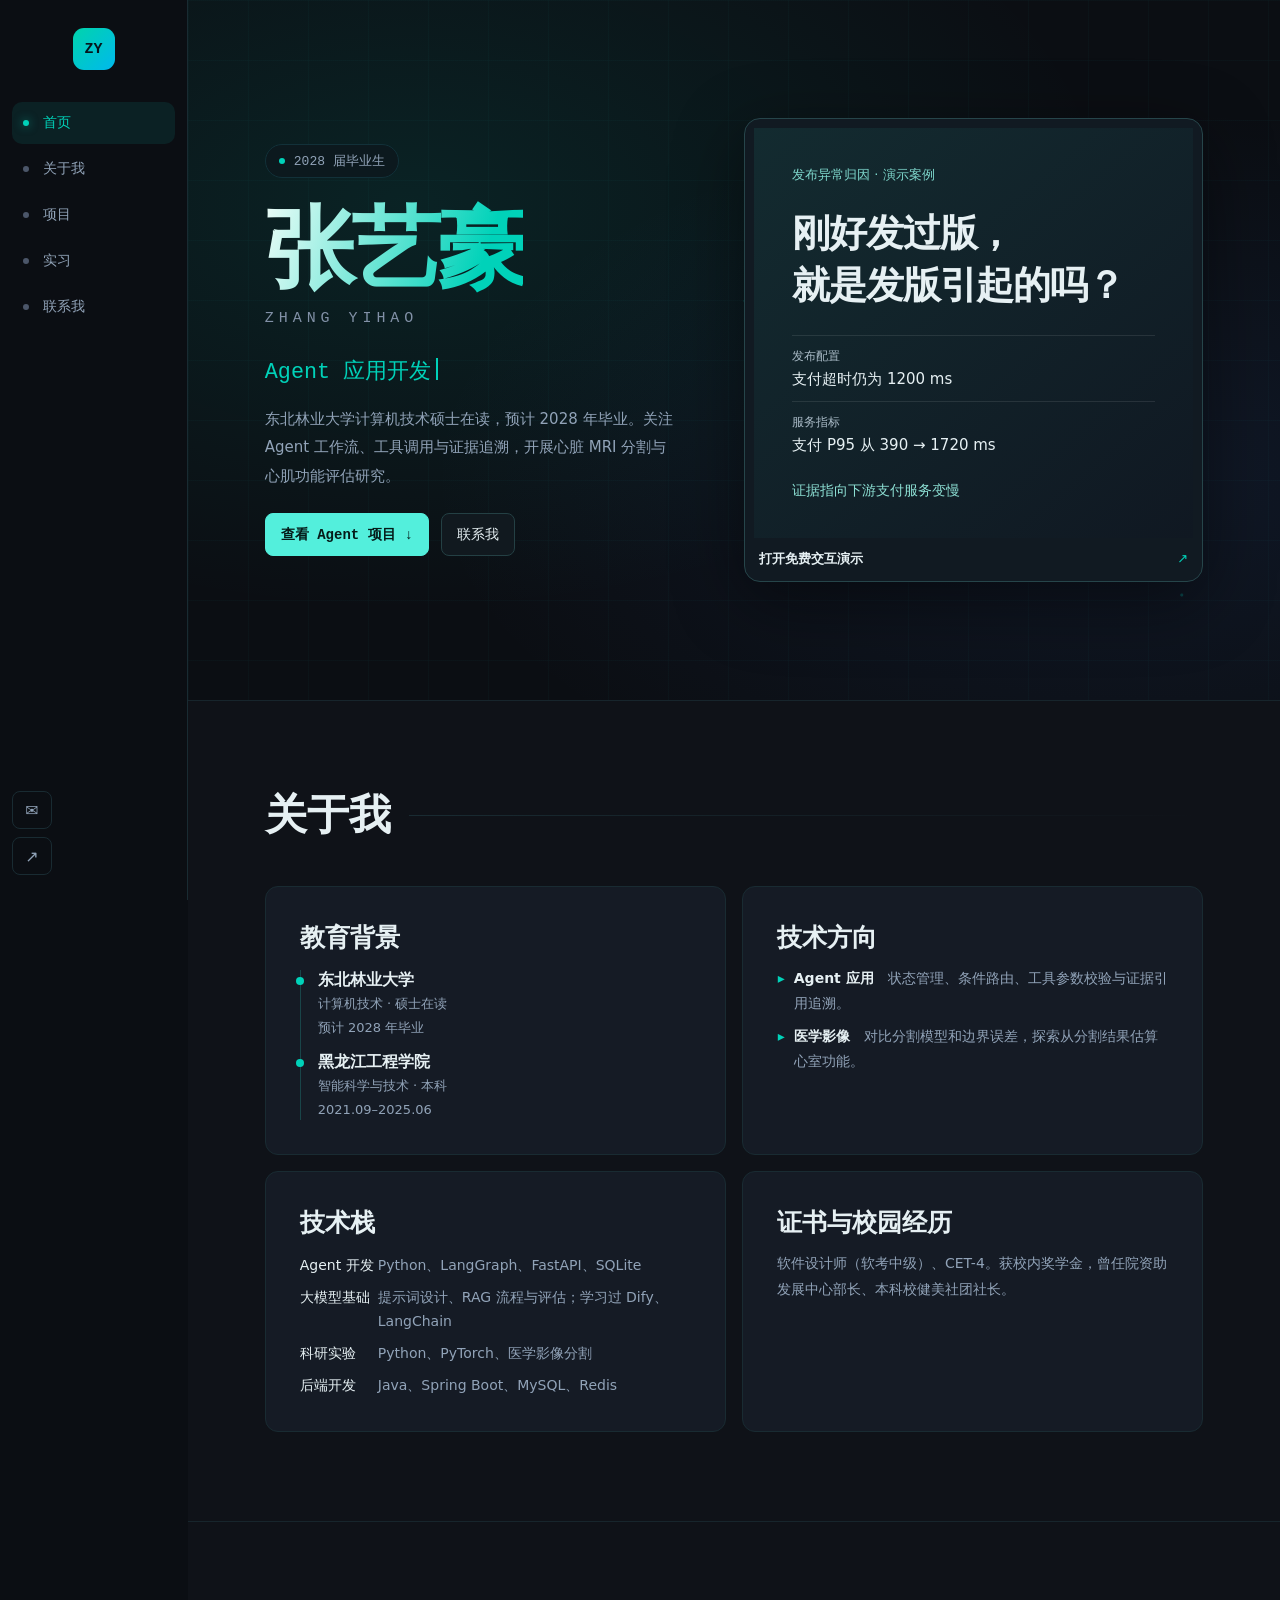
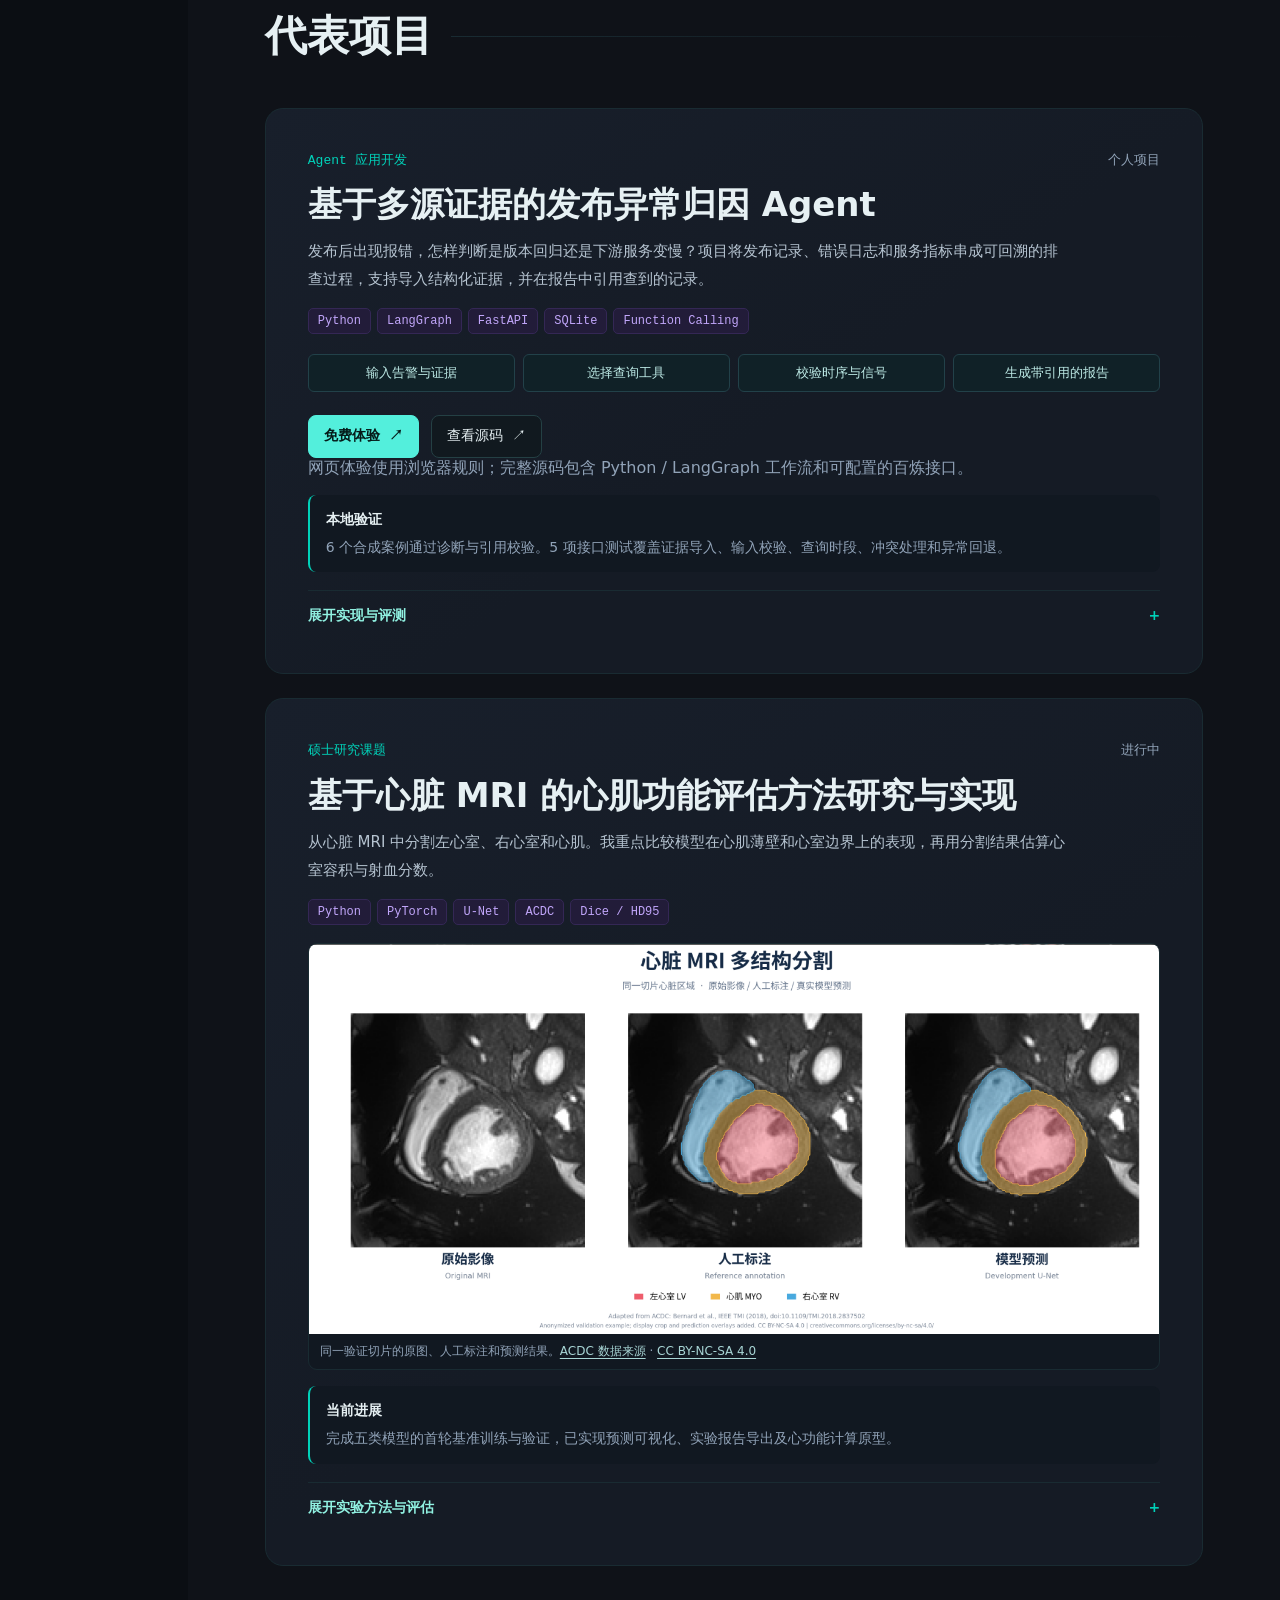
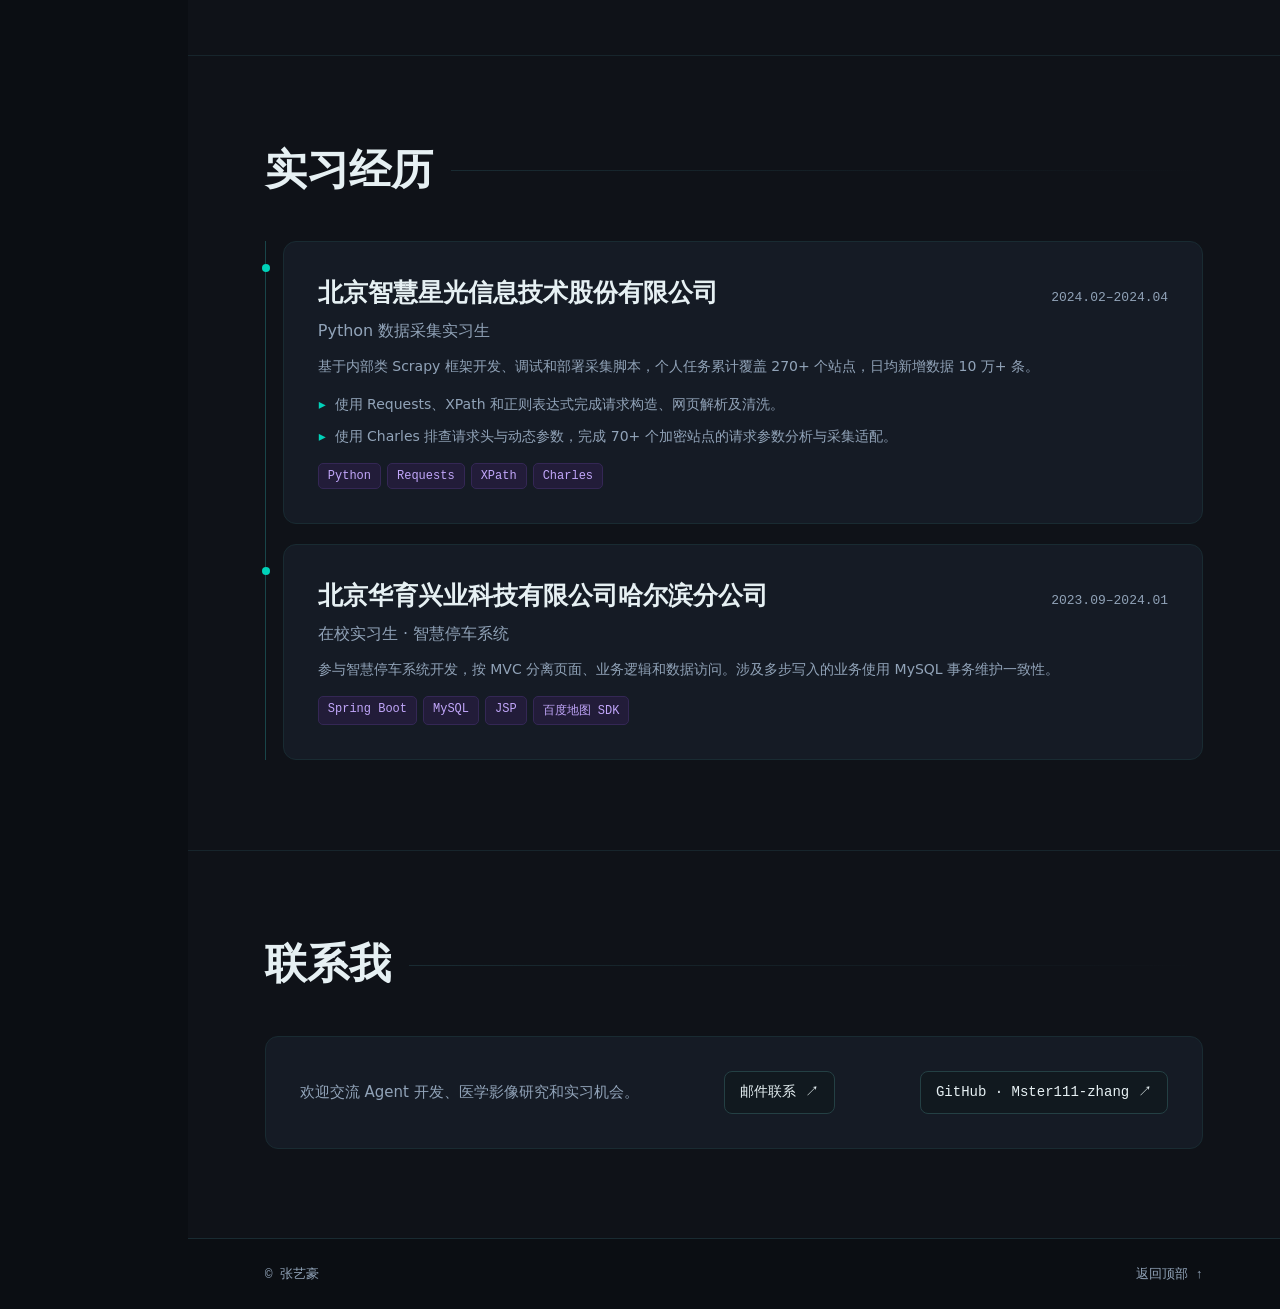
<file: index.html>
<!doctype html>
<html lang="zh-CN">
<head>
  <meta charset="utf-8">
  <meta name="viewport" content="width=device-width, initial-scale=1">
  <meta name="theme-color" content="#0b0e13">
  <meta name="description" content="张艺豪，东北林业大学计算机技术硕士在读，关注 Agent 应用开发与心脏 MRI 研究。">
  <title>张艺豪 · 个人作品集</title>
  <link rel="icon" type="image/png" sizes="32x32" href="favicon.png">
  <link rel="stylesheet" href="portfolio.css">
</head>
<body>
  <a class="skip" href="#main">跳到正文</a>
  <header class="sidebar">
    <a class="brand" href="#home" aria-label="张艺豪，返回首页">ZY</a>
    <nav aria-label="主导航">
      <a href="#home" title="首页" aria-current="location"><span>首页</span></a>
      <a href="#about" title="关于我"><span>关于我</span></a>
      <a href="#projects" title="项目"><span>项目</span></a>
      <a href="#experience" title="实习"><span>实习</span></a>
      <a href="#contact" title="联系我"><span>联系我</span></a>
    </nav>
    <div class="sidebar-links">
      <a href="#contact" aria-label="联系我" title="联系我">✉</a>
      <a href="https://github.com/Mster111-zhang" aria-label="GitHub" title="GitHub">↗</a>
    </div>
  </header>

  <main id="main">
    <section id="home" class="hero" aria-labelledby="name">
      <div class="shell hero-layout">
        <div class="hero-copy">
          <p class="status">2028 届毕业生</p>
          <h1 id="name">张艺豪</h1>
          <p class="roman-name" lang="en">ZHANG YIHAO</p>
          <p class="hero-line">
            <span class="sr-only">Agent 应用开发与心脏 MRI 研究</span>
            <span class="type-text" aria-hidden="true">Agent 应用开发</span><span class="type-caret" aria-hidden="true"></span>
          </p>
          <p class="hero-summary">东北林业大学计算机技术硕士在读，预计 2028 年毕业。关注 Agent 工作流、工具调用与证据追溯，开展心脏 MRI 分割与心肌功能评估研究。</p>
          <div class="hero-actions">
            <a class="outline primary" href="#agent-demo">查看 Agent 项目 <span aria-hidden="true">↓</span></a>
            <a class="outline" href="#contact">联系我</a>
          </div>
        </div>
        
        <a class="hero-preview" href="projects/release-triage/">
          <div class="agent-preview">
            <p class="preview-label">发布异常归因 · 演示案例</p>
            <h2>刚好发过版，<br>就是发版引起的吗？</h2>
            <div class="preview-evidence"><span>发布配置</span><strong>支付超时仍为 1200 ms</strong></div>
            <div class="preview-evidence"><span>服务指标</span><strong>支付 P95 从 390 → 1720 ms</strong></div>
            <p class="preview-conclusion">证据指向下游支付服务变慢</p>
          </div>
          <span><strong>打开免费交互演示</strong><span aria-hidden="true">↗</span></span>
        </a>
      </div>
    </section>

    <section id="about" class="section" aria-labelledby="about-title">
      <div class="shell">
        <h2 id="about-title" class="section-title">关于我</h2>
        <div class="about-grid">
          <article class="panel">
            <h3>教育背景</h3>
            <div class="timeline">
              <div class="education-item">
                <strong>东北林业大学</strong>
                <p>计算机技术 · 硕士在读</p>
                <p>预计 2028 年毕业</p>
              </div>
              <div class="education-item">
                <strong>黑龙江工程学院</strong>
                <p>智能科学与技术 · 本科</p>
                <p>2021.09–2025.06</p>
              </div>
            </div>
          </article>
          <article class="panel">
            <h3>技术方向</h3>
            <ul class="point-list">
              <li><strong>Agent 应用</strong>　状态管理、条件路由、工具参数校验与证据引用追溯。</li>
              <li><strong>医学影像</strong>　对比分割模型和边界误差，探索从分割结果估算心室功能。</li>
            </ul>
          </article>
          <article class="panel">
            <h3>技术栈</h3>
            <dl class="skill-groups">
              <div><dt>Agent 开发</dt><dd>Python、LangGraph、FastAPI、SQLite</dd></div>
              <div><dt>大模型基础</dt><dd>提示词设计、RAG 流程与评估；学习过 Dify、LangChain</dd></div>
              <div><dt>科研实验</dt><dd>Python、PyTorch、医学影像分割</dd></div>
              <div><dt>后端开发</dt><dd>Java、Spring Boot、MySQL、Redis</dd></div>
            </dl>
          </article>
          <article class="panel">
            <h3>证书与校园经历</h3>
            <p class="panel-copy">软件设计师（软考中级）、CET-4。获校内奖学金，曾任院资助发展中心部长、本科校健美社团社长。</p>
          </article>
        </div>
      </div>
    </section>

    <section id="projects" class="section" aria-labelledby="projects-title">
      <div class="shell">
        <h2 id="projects-title" class="section-title">代表项目</h2>
        <div class="project-stack">
          <article id="agent-demo" class="panel project">
            <header class="project-header"><p>Agent 应用开发</p><p>个人项目</p></header>
            <h3>基于多源证据的发布异常归因 Agent</h3>
            <p class="project-lead">发布后出现报错，怎样判断是版本回归还是下游服务变慢？项目将发布记录、错误日志和服务指标串成可回溯的排查过程，支持导入结构化证据，并在报告中引用查到的记录。</p>
            <div class="project-tags"><span>Python</span><span>LangGraph</span><span>FastAPI</span><span>SQLite</span><span>Function Calling</span></div>
            <ol class="flow" aria-label="排查工作流"><li>输入告警与证据</li><li>选择查询工具</li><li>校验时序与信号</li><li>生成带引用的报告</li></ol>
            <div class="hero-actions">
              <a class="outline primary" href="projects/release-triage/">免费体验 <span aria-hidden="true">↗</span></a>
              <a class="outline" href="https://github.com/Mster111-zhang/release-triage-agent">查看源码 <span aria-hidden="true">↗</span></a>
            </div>
            <p class="muted">网页体验使用浏览器规则；完整源码包含 Python / LangGraph 工作流和可配置的百炼接口。</p>
            <div class="project-outcome"><strong>本地验证</strong><span>6 个合成案例通过诊断与引用校验。5 项接口测试覆盖证据导入、输入校验、查询时段、冲突处理和异常回退。</span></div>
            <details class="project-details">
              <summary>展开实现与评测</summary>
              <ul class="point-list">
                <li>用 LangGraph 编排决策和查询节点；按来源和 UTC 时段执行参数化 SQLite 查询。</li>
                <li>校验导入证据与 Function Calling 参数，证据不足或存在冲突时返回待补充结论；在线调用失败时标记回退。</li>
                <li>对照“发现发布就归因发布”的基线，检查分类、引用与提前停止。评测成绩仅描述固定合成案例的表现。</li>
              </ul>
            </details>
          </article>

          <article id="cardiac-mri" class="panel project">
            <header class="project-header"><p>硕士研究课题</p><p>进行中</p></header>
            <h3>基于心脏 MRI 的心肌功能评估方法研究与实现</h3>
            <p class="project-lead">从心脏 MRI 中分割左心室、右心室和心肌。我重点比较模型在心肌薄壁和心室边界上的表现，再用分割结果估算心室容积与射血分数。</p>
            <div class="project-tags"><span>Python</span><span>PyTorch</span><span>U-Net</span><span>ACDC</span><span>Dice / HD95</span></div>
            <figure class="project-figure">
              <a href="assets/cardiac-mri-comparison.png" data-preview aria-label="放大心脏 MRI 分割对比图">
                <img src="assets/cardiac-mri-comparison.png" width="1405" height="645" loading="lazy" alt="同一心脏 MRI 切片的原始影像、人工标注与模型预测对比">
              </a>
              <figcaption>同一验证切片的原图、人工标注和预测结果。<a href="https://doi.org/10.1109/TMI.2018.2837502">ACDC 数据来源</a> · <a href="https://creativecommons.org/licenses/by-nc-sa/4.0/">CC BY-NC-SA 4.0</a></figcaption>
            </figure>
            <div class="project-outcome"><strong>当前进展</strong><span>完成五类模型的首轮基准训练与验证，已实现预测可视化、实验报告导出及心功能计算原型。</span></div>
            <details class="project-details">
              <summary>展开实验方法与评估</summary>
              <ul class="point-list">
                <li>统一影像预处理、空间几何对齐和患者级数据划分，用同一实验流程对比模型。</li>
                <li>围绕改良 U-Net 探索内容感知上采样与多尺度语义融合，开展结构筛选和模块对照。</li>
                <li>用 Dice、HD95 和逐病例误差评估分割，已开发心室容积与射血分数计算原型。</li>
                <li>后续计划参考 PULSE 提取 23 维指标，开展患者级五分类，并生成带异常标记的结构化报告。</li>
                <li>规划 M&amp;Ms-2、Sunnybrook 外部验证及 CAMUS 少样本适配。</li>
              </ul>
            </details>
          </article>
        </div>
      </div>
    </section>

    <section id="experience" class="section" aria-labelledby="experience-title">
      <div class="shell">
        <h2 id="experience-title" class="section-title">实习经历</h2>
        <div class="timeline experience-list">
          <article class="panel">
            <header class="project-header"><h3>北京智慧星光信息技术股份有限公司</h3><p>2024.02–2024.04</p></header>
            <p class="muted">Python 数据采集实习生</p>
            <p class="panel-copy">基于内部类 Scrapy 框架开发、调试和部署采集脚本，个人任务累计覆盖 270+ 个站点，日均新增数据 10 万+ 条。</p>
            <ul class="point-list"><li>使用 Requests、XPath 和正则表达式完成请求构造、网页解析及清洗。</li><li>使用 Charles 排查请求头与动态参数，完成 70+ 个加密站点的请求参数分析与采集适配。</li></ul>
            <div class="project-tags"><span>Python</span><span>Requests</span><span>XPath</span><span>Charles</span></div>
          </article>

          <article class="panel">
            <header class="project-header"><h3>北京华育兴业科技有限公司哈尔滨分公司</h3><p>2023.09–2024.01</p></header>
            <p class="muted">在校实习生 · 智慧停车系统</p>
            <p class="panel-copy">参与智慧停车系统开发，按 MVC 分离页面、业务逻辑和数据访问。涉及多步写入的业务使用 MySQL 事务维护一致性。</p>
            <div class="project-tags"><span>Spring Boot</span><span>MySQL</span><span>JSP</span><span>百度地图 SDK</span></div>
          </article>
        </div>
      </div>
    </section>

    <section id="contact" class="section" aria-labelledby="contact-title">
      <div class="shell">
        <h2 id="contact-title" class="section-title">联系我</h2>
        <div class="panel contact-panel">
          <p>欢迎交流 Agent 开发、医学影像研究和实习机会。</p>
          <a class="outline" href="mailto:zyh_20021010@163.com">邮件联系 <span aria-hidden="true">↗</span></a>
          <a class="outline" href="https://github.com/Mster111-zhang">GitHub · Mster111-zhang <span aria-hidden="true">↗</span></a>
        </div>
      </div>
    </section>

    <footer class="footer"><div class="shell"><span>© 张艺豪</span><a href="#home">返回顶部 ↑</a></div></footer>
  </main>

  <dialog class="image-preview" aria-labelledby="preview-title">
    <div class="preview-bar">
      <p id="preview-title">图片预览</p>
      <form method="dialog"><button class="outline" autofocus>关闭</button></form>
    </div>
    <img alt="">
  </dialog>

  <script>
    const links = [...document.querySelectorAll('.sidebar nav a')];
    const sections = links.map(link => document.querySelector(link.hash));
    let activeIndex = 0;
    let frame = 0;

    function highlightActiveSection() {
      frame = 0;
      const marker = window.innerHeight * 0.32;
      let index = 0;
      for (let i = 1; i < sections.length; i++) {
        if (sections[i].getBoundingClientRect().top <= marker) index = i;
      }
      if (window.scrollY + window.innerHeight >= document.documentElement.scrollHeight - 2) {
        index = sections.length - 1;
      }
      if (index !== activeIndex) {
        links[activeIndex].removeAttribute('aria-current');
        links[index].setAttribute('aria-current', 'location');
        activeIndex = index;
      }
    }

    function queueHighlight() {
      if (!frame) frame = requestAnimationFrame(highlightActiveSection);
    }

    addEventListener('scroll', queueHighlight, { passive: true });
    addEventListener('resize', queueHighlight);
    addEventListener('load', queueHighlight);
    highlightActiveSection();

    const preview = document.querySelector('.image-preview');
    const previewImage = preview.querySelector('img');
    const previewTitle = document.querySelector('#preview-title');
    for (const link of document.querySelectorAll('a[data-preview]')) {
      link.addEventListener('click', event => {
        if (event.ctrlKey || event.metaKey || event.shiftKey || event.altKey) return;
        event.preventDefault();
        const thumbnail = link.querySelector('img');
        previewImage.src = link.href;
        previewImage.alt = thumbnail.alt;
        previewTitle.textContent = link.getAttribute('aria-label').replace(/^放大/, '');
        preview.showModal();
      });
    }
    preview.addEventListener('click', event => {
      if (event.target === preview) preview.close();
    });

    const hero = document.querySelector('.hero');
    const typedText = document.querySelector('.type-text');
    const reducedMotion = matchMedia('(prefers-reduced-motion: reduce)');
    const directions = ['Agent 应用开发', '心脏 MRI 研究'];
    let heroVisible = true;
    let directionIndex = 0;
    let letterCount = directions[0].length;
    let deleting = true;
    let typingTimer;

    function typeDirection() {
      letterCount += deleting ? -1 : 1;
      typedText.textContent = directions[directionIndex].slice(0, letterCount);
      let delay = deleting ? 50 : 110;
      if (!deleting && letterCount === directions[directionIndex].length) {
        deleting = true;
        delay = 2200;
      } else if (deleting && letterCount === 0) {
        deleting = false;
        directionIndex = (directionIndex + 1) % directions.length;
        delay = 300;
      }
      typingTimer = setTimeout(typeDirection, delay);
    }

    function syncMotion() {
      clearTimeout(typingTimer);
      const active = heroVisible && !document.hidden && !reducedMotion.matches;
      hero.classList.toggle('is-animating', active);
      if (reducedMotion.matches) {
        typedText.textContent = directions.join(' / ');
        document.querySelectorAll('.reveal-pending').forEach(element => element.classList.remove('reveal-pending'));
      } else {
        typedText.textContent = directions[directionIndex].slice(0, letterCount);
        if (active) typingTimer = setTimeout(typeDirection, 1800);
      }
    }

    if ('IntersectionObserver' in window) {
      const heroObserver = new IntersectionObserver(entries => {
        heroVisible = entries[0].isIntersecting;
        syncMotion();
      });
      heroObserver.observe(hero);

      const revealObserver = new IntersectionObserver(entries => {
        for (const entry of entries) {
          if (entry.isIntersecting) {
            entry.target.classList.remove('reveal-pending');
            revealObserver.unobserve(entry.target);
          }
        }
      }, { rootMargin: '0px 0px -24px 0px' });
      if (!reducedMotion.matches) {
        for (const element of document.querySelectorAll('.section-title, .section .panel')) {
          if (element.getBoundingClientRect().top > innerHeight) {
            element.classList.add('reveal-item', 'reveal-pending');
            revealObserver.observe(element);
          }
        }
      }
    }
    document.addEventListener('visibilitychange', syncMotion);
    reducedMotion.addEventListener('change', syncMotion);
    syncMotion();
  </script>
</body>
</html>
</file>
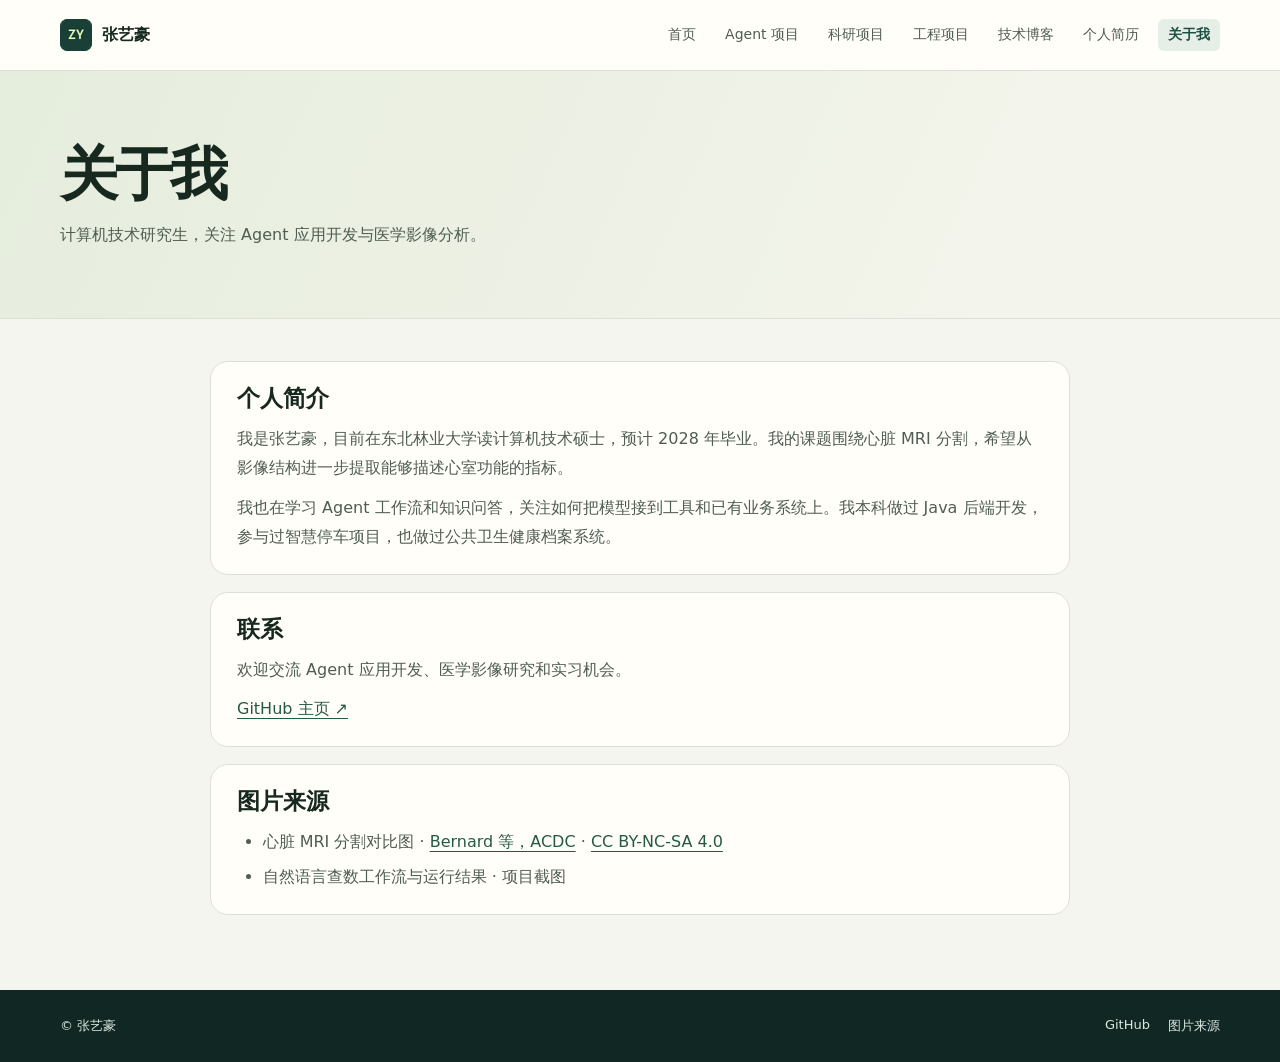
<file: about/index.html>
<!doctype html>
<html lang="zh-CN">
<head>
  <meta charset="utf-8">
  <meta name="viewport" content="width=device-width, initial-scale=1">
  <meta name="theme-color" content="#102724">
  <meta name="description" content="张艺豪的个人简介、GitHub 主页与图片来源。">
  <title>关于我 · 张艺豪</title>
  <link rel="icon" type="image/png" sizes="32x32" href="../favicon.png">
  <link rel="stylesheet" href="../style.css">
</head>
<body>
  <a class="skip" href="#main">跳到正文</a>
  <header class="topbar">
    <div class="shell header-inner">
      <a href="../index.html" class="brand" aria-label="张艺豪，返回首页">
        <img src="../favicon.png" width="32" height="32" alt="">
        <span>张艺豪</span>
      </a>
      <nav aria-label="主导航"><a href="../index.html">首页</a><a href="../projects/agent/index.html">Agent 项目</a><a href="../research/index.html">科研项目</a><a href="../projects/index.html">工程项目</a><a href="../blog/index.html">技术博客</a><a href="../resume/index.html">个人简历</a><a href="../about/index.html" aria-current="page">关于我</a></nav>
    </div>
  </header>
  <main id="main">
    <section class="page-lead"><div class="shell"><h1>关于我</h1><p>计算机技术研究生，关注 Agent 应用开发与医学影像分析。</p></div></section><div class="shell collection about-body">
  <section class="paper-panel"><h2>个人简介</h2>
    <p>我是张艺豪，目前在东北林业大学读计算机技术硕士，预计 2028 年毕业。我的课题围绕心脏 MRI 分割，希望从影像结构进一步提取能够描述心室功能的指标。</p>
    <p>我也在学习 Agent 工作流和知识问答，关注如何把模型接到工具和已有业务系统上。我本科做过 Java 后端开发，参与过智慧停车项目，也做过公共卫生健康档案系统。</p>
  </section>
  <section class="paper-panel"><h2>联系</h2>
    <p>欢迎交流 Agent 应用开发、医学影像研究和实习机会。</p>
    <p><a href="https://github.com/Mster111-zhang">GitHub 主页 ↗</a></p>
  </section>
  <section class="paper-panel" id="credits"><h2>图片来源</h2>
    <ul>
      <li>心脏 MRI 分割对比图 · <a href="https://doi.org/10.1109/TMI.2018.2837502">Bernard 等，ACDC</a> · <a href="https://creativecommons.org/licenses/by-nc-sa/4.0/">CC BY-NC-SA 4.0</a></li>
      <li>自然语言查数工作流与运行结果 · 项目截图</li>
    </ul>
  </section>
</div>
  </main>
  <footer id="contact" class="footer">
    <div class="shell footer-inner">
      <span>© 张艺豪</span>
      <div><a href="https://github.com/Mster111-zhang">GitHub</a><a href="../about/index.html#credits">图片来源</a></div>
    </div>
  </footer>
</body>
</html>
</file>
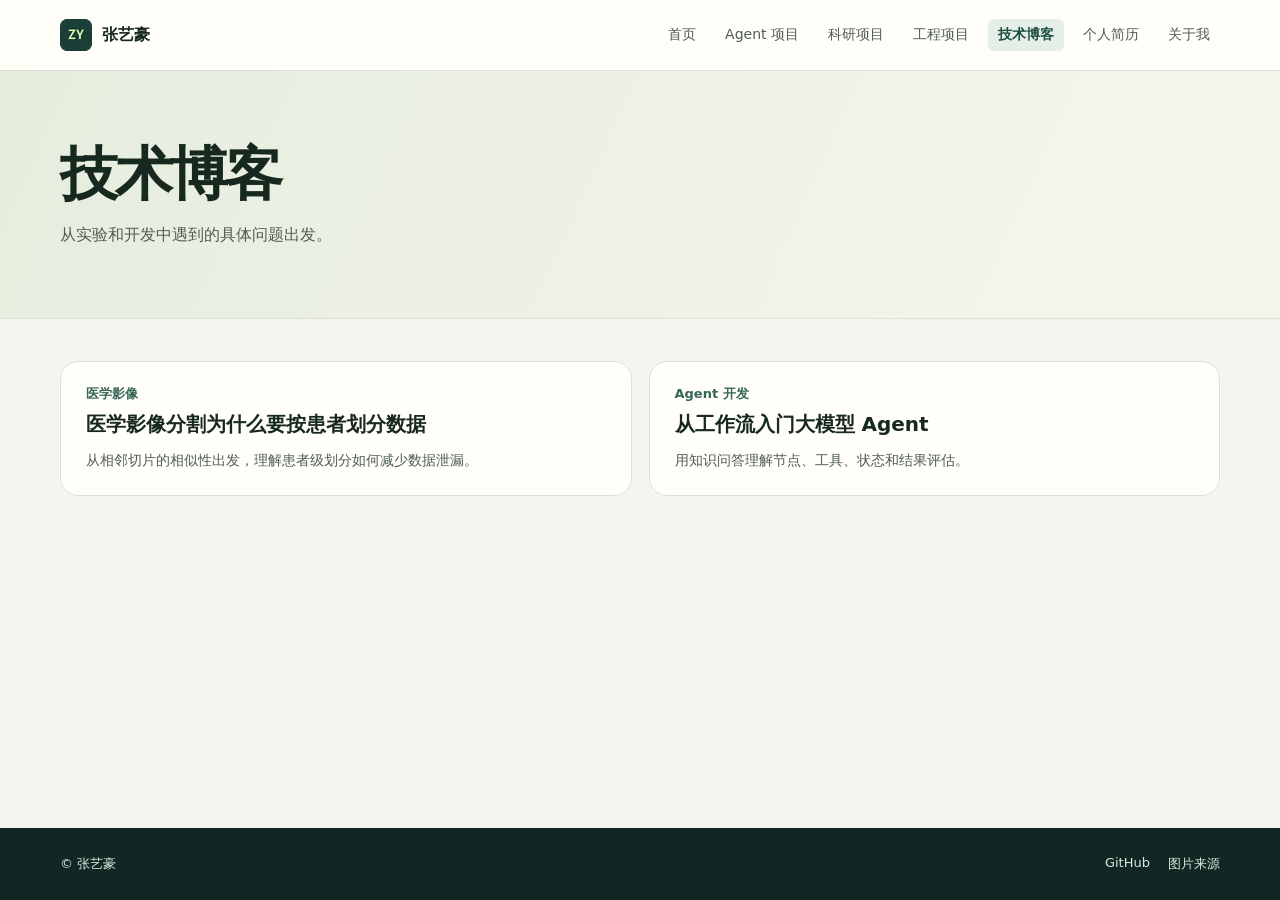
<file: blog/index.html>
<!doctype html>
<html lang="zh-CN">
<head>
  <meta charset="utf-8">
  <meta name="viewport" content="width=device-width, initial-scale=1">
  <meta name="theme-color" content="#102724">
  <meta name="description" content="医学影像与大模型 Agent 学习笔记。">
  <title>技术博客 · 张艺豪</title>
  <link rel="icon" type="image/png" sizes="32x32" href="../favicon.png">
  <link rel="stylesheet" href="../style.css">
</head>
<body>
  <a class="skip" href="#main">跳到正文</a>
  <header class="topbar">
    <div class="shell header-inner">
      <a href="../index.html" class="brand" aria-label="张艺豪，返回首页">
        <img src="../favicon.png" width="32" height="32" alt="">
        <span>张艺豪</span>
      </a>
      <nav aria-label="主导航"><a href="../index.html">首页</a><a href="../projects/agent/index.html">Agent 项目</a><a href="../research/index.html">科研项目</a><a href="../projects/index.html">工程项目</a><a href="../blog/index.html" aria-current="page">技术博客</a><a href="../resume/index.html">个人简历</a><a href="../about/index.html">关于我</a></nav>
    </div>
  </header>
  <main id="main">
    <section class="page-lead"><div class="shell"><h1>技术博客</h1><p>从实验和开发中遇到的具体问题出发。</p></div></section><div class="shell collection"><div class="note-list">
      <article><p class="metadata">医学影像</p>
        <h3><a href="../blog/patient-split/index.html">医学影像分割为什么要按患者划分数据</a></h3>
        <p>从相邻切片的相似性出发，理解患者级划分如何减少数据泄漏。</p>
      </article>
      <article><p class="metadata">Agent 开发</p>
        <h3><a href="../blog/agent-workflow/index.html">从工作流入门大模型 Agent</a></h3>
        <p>用知识问答理解节点、工具、状态和结果评估。</p>
      </article>
    </div></div>
  </main>
  <footer id="contact" class="footer">
    <div class="shell footer-inner">
      <span>© 张艺豪</span>
      <div><a href="https://github.com/Mster111-zhang">GitHub</a><a href="../about/index.html#credits">图片来源</a></div>
    </div>
  </footer>
</body>
</html>
</file>
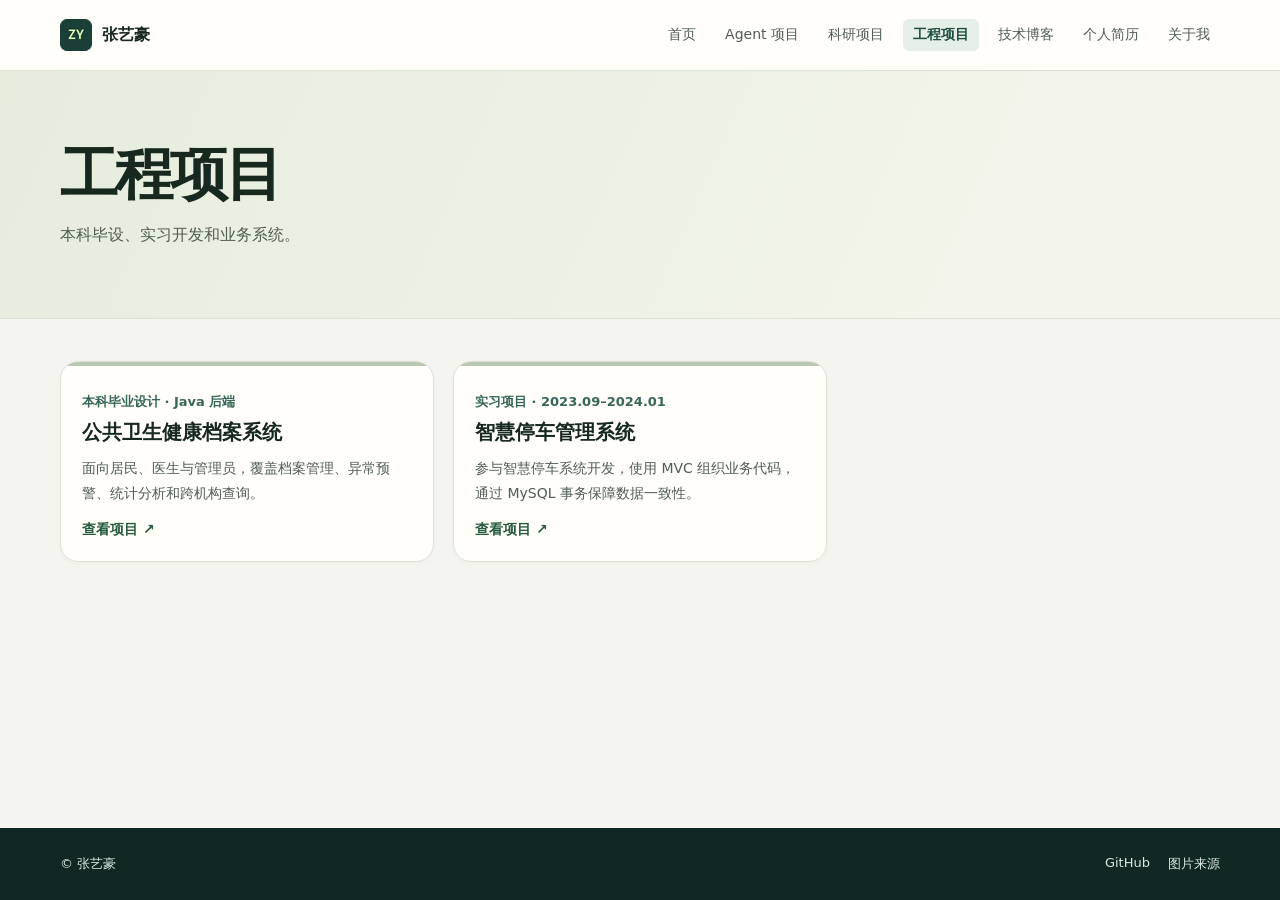
<file: projects/index.html>
<!doctype html>
<html lang="zh-CN">
<head>
  <meta charset="utf-8">
  <meta name="viewport" content="width=device-width, initial-scale=1">
  <meta name="theme-color" content="#102724">
  <meta name="description" content="本科毕设、实习开发和 Java 后端项目。">
  <title>工程项目 · 张艺豪</title>
  <link rel="icon" type="image/png" sizes="32x32" href="../favicon.png">
  <link rel="stylesheet" href="../style.css">
</head>
<body>
  <a class="skip" href="#main">跳到正文</a>
  <header class="topbar">
    <div class="shell header-inner">
      <a href="../index.html" class="brand" aria-label="张艺豪，返回首页">
        <img src="../favicon.png" width="32" height="32" alt="">
        <span>张艺豪</span>
      </a>
      <nav aria-label="主导航"><a href="../index.html">首页</a><a href="../projects/agent/index.html">Agent 项目</a><a href="../research/index.html">科研项目</a><a href="../projects/index.html" aria-current="page">工程项目</a><a href="../blog/index.html">技术博客</a><a href="../resume/index.html">个人简历</a><a href="../about/index.html">关于我</a></nav>
    </div>
  </header>
  <main id="main">
    <section class="page-lead"><div class="shell"><h1>工程项目</h1><p>本科毕设、实习开发和业务系统。</p></div></section><div class="shell collection"><div class="card-grid"><article class="card">
      
      <div class="card-content">
        <p class="metadata">本科毕业设计 · Java 后端</p>
        <h3><a href="../projects/health-records/index.html">公共卫生健康档案系统</a></h3>
        <p>面向居民、医生与管理员，覆盖档案管理、异常预警、统计分析和跨机构查询。</p>
        <a class="text-link" href="../projects/health-records/index.html" aria-label="查看项目：公共卫生健康档案系统">查看项目 <span aria-hidden="true">↗</span></a>
      </div>
    </article><article class="card">
      
      <div class="card-content">
        <p class="metadata">实习项目 · 2023.09–2024.01</p>
        <h3><a href="../projects/smart-parking/index.html">智慧停车管理系统</a></h3>
        <p>参与智慧停车系统开发，使用 MVC 组织业务代码，通过 MySQL 事务保障数据一致性。</p>
        <a class="text-link" href="../projects/smart-parking/index.html" aria-label="查看项目：智慧停车管理系统">查看项目 <span aria-hidden="true">↗</span></a>
      </div>
    </article></div></div>
  </main>
  <footer id="contact" class="footer">
    <div class="shell footer-inner">
      <span>© 张艺豪</span>
      <div><a href="https://github.com/Mster111-zhang">GitHub</a><a href="../about/index.html#credits">图片来源</a></div>
    </div>
  </footer>
</body>
</html>
</file>
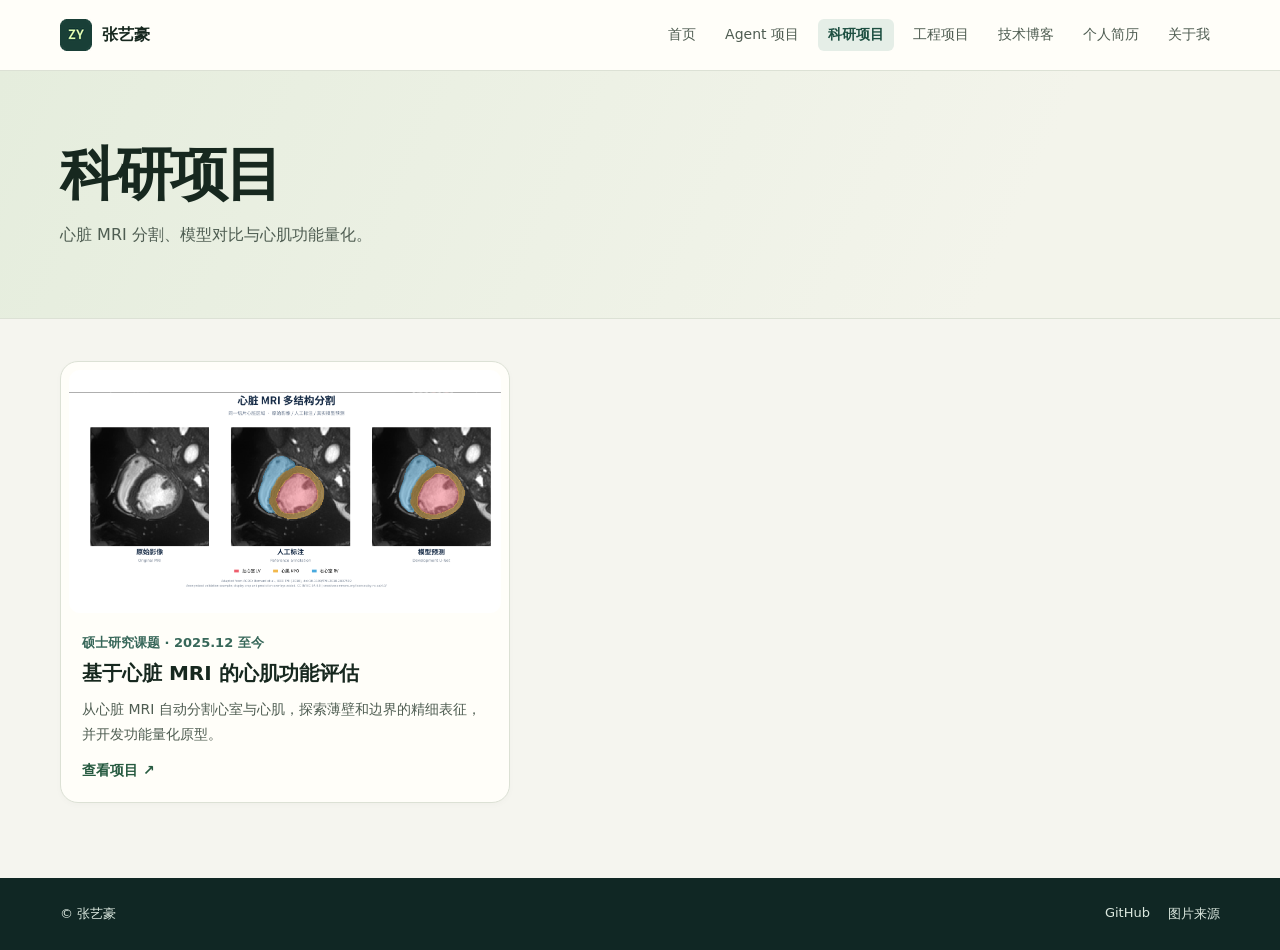
<file: research/index.html>
<!doctype html>
<html lang="zh-CN">
<head>
  <meta charset="utf-8">
  <meta name="viewport" content="width=device-width, initial-scale=1">
  <meta name="theme-color" content="#102724">
  <meta name="description" content="心脏 MRI 分割与心肌功能评估。">
  <title>科研项目 · 张艺豪</title>
  <link rel="icon" type="image/png" sizes="32x32" href="../favicon.png">
  <link rel="stylesheet" href="../style.css">
</head>
<body>
  <a class="skip" href="#main">跳到正文</a>
  <header class="topbar">
    <div class="shell header-inner">
      <a href="../index.html" class="brand" aria-label="张艺豪，返回首页">
        <img src="../favicon.png" width="32" height="32" alt="">
        <span>张艺豪</span>
      </a>
      <nav aria-label="主导航"><a href="../index.html">首页</a><a href="../projects/agent/index.html">Agent 项目</a><a href="../research/index.html" aria-current="page">科研项目</a><a href="../projects/index.html">工程项目</a><a href="../blog/index.html">技术博客</a><a href="../resume/index.html">个人简历</a><a href="../about/index.html">关于我</a></nav>
    </div>
  </header>
  <main id="main">
    <section class="page-lead"><div class="shell"><h1>科研项目</h1><p>心脏 MRI 分割、模型对比与心肌功能量化。</p></div></section><div class="shell collection"><div class="card-grid one"><article class="card">
      <a class="card-image" href="../research/cardiac-mri/index.html" tabindex="-1" aria-hidden="true">
        <img src="../assets/cardiac-mri-comparison.png" alt="" loading="lazy" decoding="async"></a>
      <div class="card-content">
        <p class="metadata">硕士研究课题 · 2025.12 至今</p>
        <h3><a href="../research/cardiac-mri/index.html">基于心脏 MRI 的心肌功能评估</a></h3>
        <p>从心脏 MRI 自动分割心室与心肌，探索薄壁和边界的精细表征，并开发功能量化原型。</p>
        <a class="text-link" href="../research/cardiac-mri/index.html" aria-label="查看项目：基于心脏 MRI 的心肌功能评估">查看项目 <span aria-hidden="true">↗</span></a>
      </div>
    </article></div></div>
  </main>
  <footer id="contact" class="footer">
    <div class="shell footer-inner">
      <span>© 张艺豪</span>
      <div><a href="https://github.com/Mster111-zhang">GitHub</a><a href="../about/index.html#credits">图片来源</a></div>
    </div>
  </footer>
</body>
</html>
</file>
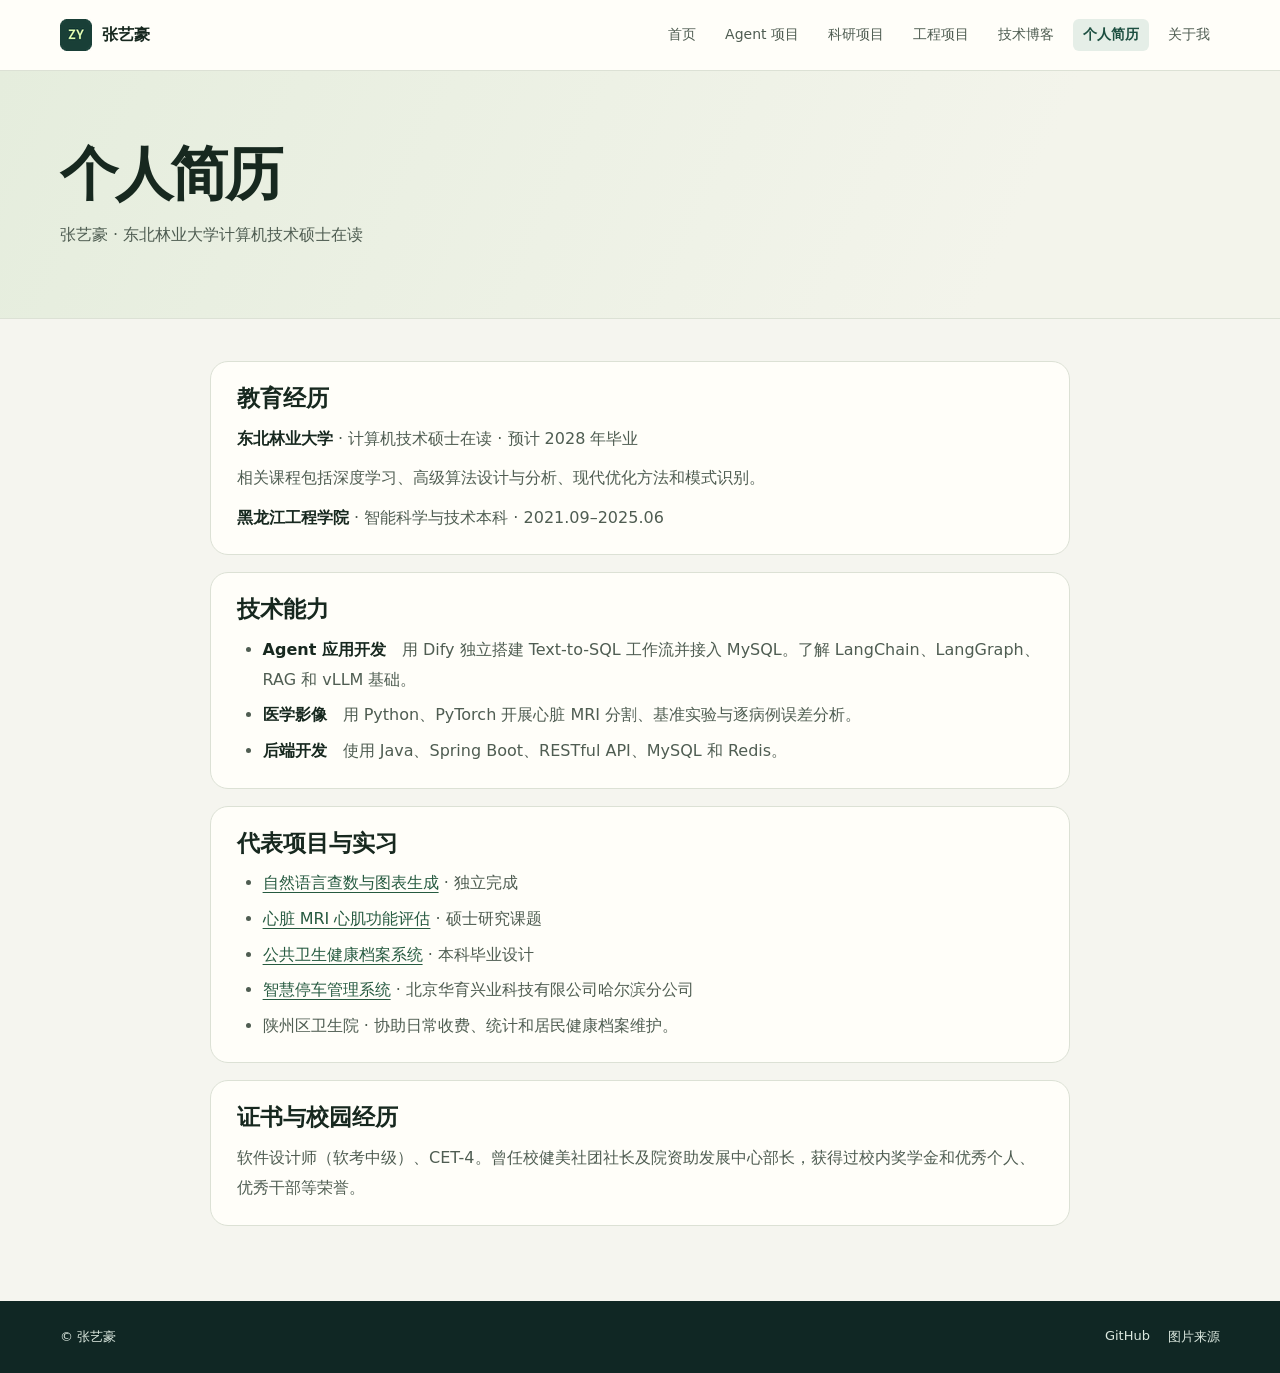
<file: resume/index.html>
<!doctype html>
<html lang="zh-CN">
<head>
  <meta charset="utf-8">
  <meta name="viewport" content="width=device-width, initial-scale=1">
  <meta name="theme-color" content="#102724">
  <meta name="description" content="张艺豪的教育、项目、技能与实习经历。">
  <title>个人简历 · 张艺豪</title>
  <link rel="icon" type="image/png" sizes="32x32" href="../favicon.png">
  <link rel="stylesheet" href="../style.css">
</head>
<body>
  <a class="skip" href="#main">跳到正文</a>
  <header class="topbar">
    <div class="shell header-inner">
      <a href="../index.html" class="brand" aria-label="张艺豪，返回首页">
        <img src="../favicon.png" width="32" height="32" alt="">
        <span>张艺豪</span>
      </a>
      <nav aria-label="主导航"><a href="../index.html">首页</a><a href="../projects/agent/index.html">Agent 项目</a><a href="../research/index.html">科研项目</a><a href="../projects/index.html">工程项目</a><a href="../blog/index.html">技术博客</a><a href="../resume/index.html" aria-current="page">个人简历</a><a href="../about/index.html">关于我</a></nav>
    </div>
  </header>
  <main id="main">
    <section class="page-lead"><div class="shell"><h1>个人简历</h1><p>张艺豪 · 东北林业大学计算机技术硕士在读</p></div></section><div class="shell collection resume-body">
  <section class="paper-panel"><h2>教育经历</h2>
    <p><strong>东北林业大学</strong> · 计算机技术硕士在读 · 预计 2028 年毕业</p>
    <p>相关课程包括深度学习、高级算法设计与分析、现代优化方法和模式识别。</p>
    <p><strong>黑龙江工程学院</strong> · 智能科学与技术本科 · 2021.09–2025.06</p>
  </section>
  <section class="paper-panel"><h2>技术能力</h2>
    <ul><li><strong>Agent 应用开发</strong>　用 Dify 独立搭建 Text-to-SQL 工作流并接入 MySQL。了解 LangChain、LangGraph、RAG 和 vLLM 基础。</li>
    <li><strong>医学影像</strong>　用 Python、PyTorch 开展心脏 MRI 分割、基准实验与逐病例误差分析。</li>
    <li><strong>后端开发</strong>　使用 Java、Spring Boot、RESTful API、MySQL 和 Redis。</li></ul>
  </section>
  <section class="paper-panel"><h2>代表项目与实习</h2>
    <ul><li><a href="../projects/agent/text-to-sql/index.html">自然语言查数与图表生成</a> · 独立完成</li>
    <li><a href="../research/cardiac-mri/index.html">心脏 MRI 心肌功能评估</a> · 硕士研究课题</li>
    <li><a href="../projects/health-records/index.html">公共卫生健康档案系统</a> · 本科毕业设计</li>
    <li><a href="../projects/smart-parking/index.html">智慧停车管理系统</a> · 北京华育兴业科技有限公司哈尔滨分公司</li>
    <li>陕州区卫生院 · 协助日常收费、统计和居民健康档案维护。</li></ul>
  </section>
  <section class="paper-panel"><h2>证书与校园经历</h2>
    <p>软件设计师（软考中级）、CET-4。曾任校健美社团社长及院资助发展中心部长，获得过校内奖学金和优秀个人、优秀干部等荣誉。</p>
  </section>
</div>
  </main>
  <footer id="contact" class="footer">
    <div class="shell footer-inner">
      <span>© 张艺豪</span>
      <div><a href="https://github.com/Mster111-zhang">GitHub</a><a href="../about/index.html#credits">图片来源</a></div>
    </div>
  </footer>
</body>
</html>
</file>
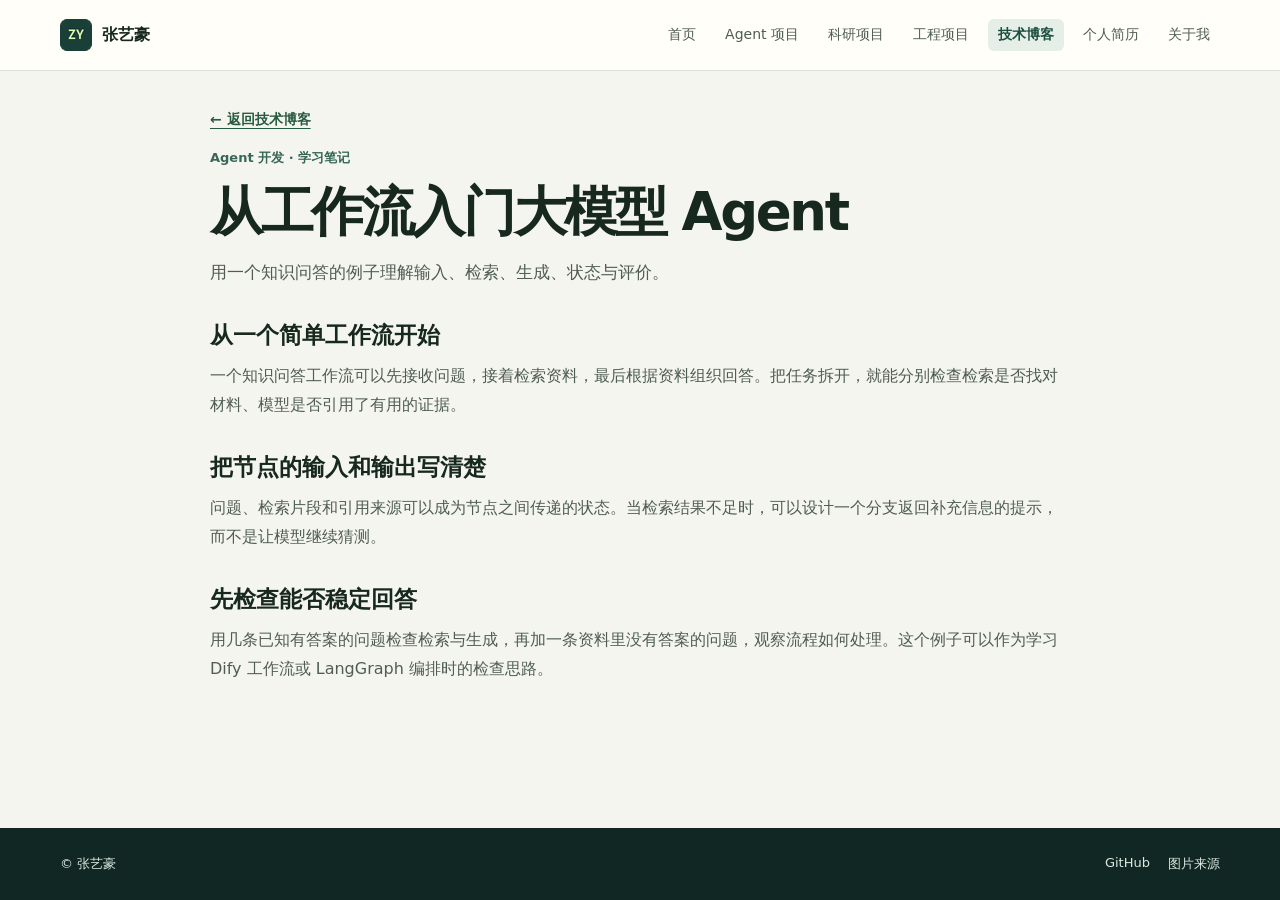
<file: blog/agent-workflow/index.html>
<!doctype html>
<html lang="zh-CN">
<head>
  <meta charset="utf-8">
  <meta name="viewport" content="width=device-width, initial-scale=1">
  <meta name="theme-color" content="#102724">
  <meta name="description" content="用一个知识问答的例子理解输入、检索、生成、状态与评价。">
  <title>从工作流入门大模型 Agent · 张艺豪</title>
  <link rel="icon" type="image/png" sizes="32x32" href="../../favicon.png">
  <link rel="stylesheet" href="../../style.css">
</head>
<body>
  <a class="skip" href="#main">跳到正文</a>
  <header class="topbar">
    <div class="shell header-inner">
      <a href="../../index.html" class="brand" aria-label="张艺豪，返回首页">
        <img src="../../favicon.png" width="32" height="32" alt="">
        <span>张艺豪</span>
      </a>
      <nav aria-label="主导航"><a href="../../index.html">首页</a><a href="../../projects/agent/index.html">Agent 项目</a><a href="../../research/index.html">科研项目</a><a href="../../projects/index.html">工程项目</a><a href="../../blog/index.html" aria-current="page">技术博客</a><a href="../../resume/index.html">个人简历</a><a href="../../about/index.html">关于我</a></nav>
    </div>
  </header>
  <main id="main">
    <article class="shell article-shell">
      <div class="article-heading">
        <a class="back" href="../../blog/index.html">← 返回技术博客</a>
        <p class="metadata">Agent 开发 · 学习笔记</p>
        <h1>从工作流入门大模型 Agent</h1>
        <p class="dek">用一个知识问答的例子理解输入、检索、生成、状态与评价。</p>
      </div>
      <div class="prose"><h2>从一个简单工作流开始</h2><p>一个知识问答工作流可以先接收问题，接着检索资料，最后根据资料组织回答。把任务拆开，就能分别检查检索是否找对材料、模型是否引用了有用的证据。</p><h2>把节点的输入和输出写清楚</h2><p>问题、检索片段和引用来源可以成为节点之间传递的状态。当检索结果不足时，可以设计一个分支返回补充信息的提示，而不是让模型继续猜测。</p><h2>先检查能否稳定回答</h2><p>用几条已知有答案的问题检查检索与生成，再加一条资料里没有答案的问题，观察流程如何处理。这个例子可以作为学习 Dify 工作流或 LangGraph 编排时的检查思路。</p></div>
    </article>
  </main>
  <footer id="contact" class="footer">
    <div class="shell footer-inner">
      <span>© 张艺豪</span>
      <div><a href="https://github.com/Mster111-zhang">GitHub</a><a href="../../about/index.html#credits">图片来源</a></div>
    </div>
  </footer>
</body>
</html>
</file>
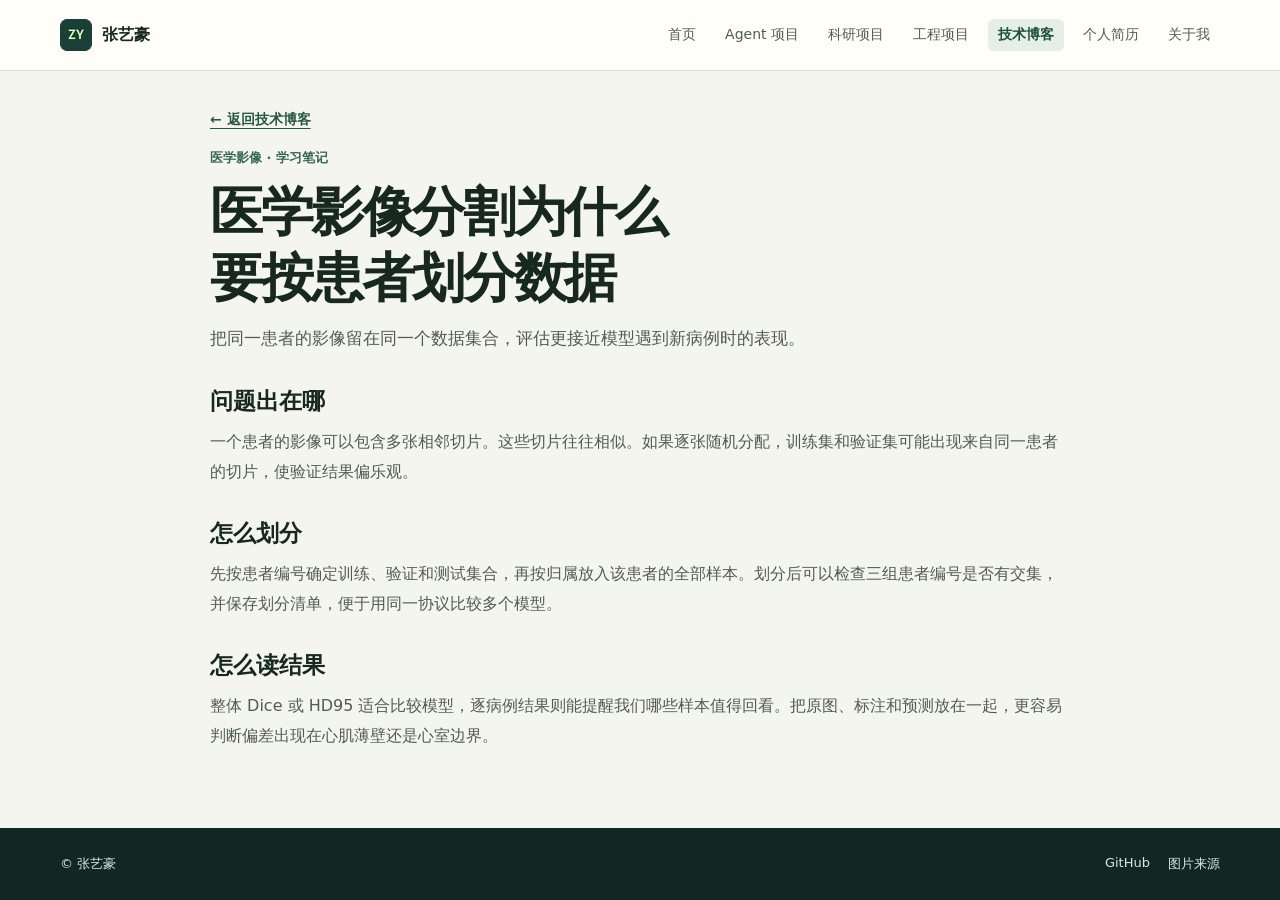
<file: blog/patient-split/index.html>
<!doctype html>
<html lang="zh-CN">
<head>
  <meta charset="utf-8">
  <meta name="viewport" content="width=device-width, initial-scale=1">
  <meta name="theme-color" content="#102724">
  <meta name="description" content="把同一患者的影像留在同一个数据集合，评估更接近模型遇到新病例时的表现。">
  <title>医学影像分割为什么要按患者划分数据 · 张艺豪</title>
  <link rel="icon" type="image/png" sizes="32x32" href="../../favicon.png">
  <link rel="stylesheet" href="../../style.css">
</head>
<body>
  <a class="skip" href="#main">跳到正文</a>
  <header class="topbar">
    <div class="shell header-inner">
      <a href="../../index.html" class="brand" aria-label="张艺豪，返回首页">
        <img src="../../favicon.png" width="32" height="32" alt="">
        <span>张艺豪</span>
      </a>
      <nav aria-label="主导航"><a href="../../index.html">首页</a><a href="../../projects/agent/index.html">Agent 项目</a><a href="../../research/index.html">科研项目</a><a href="../../projects/index.html">工程项目</a><a href="../../blog/index.html" aria-current="page">技术博客</a><a href="../../resume/index.html">个人简历</a><a href="../../about/index.html">关于我</a></nav>
    </div>
  </header>
  <main id="main">
    <article class="shell article-shell">
      <div class="article-heading">
        <a class="back" href="../../blog/index.html">← 返回技术博客</a>
        <p class="metadata">医学影像 · 学习笔记</p>
        <h1>医学影像分割为什么要按患者划分数据</h1>
        <p class="dek">把同一患者的影像留在同一个数据集合，评估更接近模型遇到新病例时的表现。</p>
      </div>
      <div class="prose"><h2>问题出在哪</h2><p>一个患者的影像可以包含多张相邻切片。这些切片往往相似。如果逐张随机分配，训练集和验证集可能出现来自同一患者的切片，使验证结果偏乐观。</p><h2>怎么划分</h2><p>先按患者编号确定训练、验证和测试集合，再按归属放入该患者的全部样本。划分后可以检查三组患者编号是否有交集，并保存划分清单，便于用同一协议比较多个模型。</p><h2>怎么读结果</h2><p>整体 Dice 或 HD95 适合比较模型，逐病例结果则能提醒我们哪些样本值得回看。把原图、标注和预测放在一起，更容易判断偏差出现在心肌薄壁还是心室边界。</p></div>
    </article>
  </main>
  <footer id="contact" class="footer">
    <div class="shell footer-inner">
      <span>© 张艺豪</span>
      <div><a href="https://github.com/Mster111-zhang">GitHub</a><a href="../../about/index.html#credits">图片来源</a></div>
    </div>
  </footer>
</body>
</html>
</file>
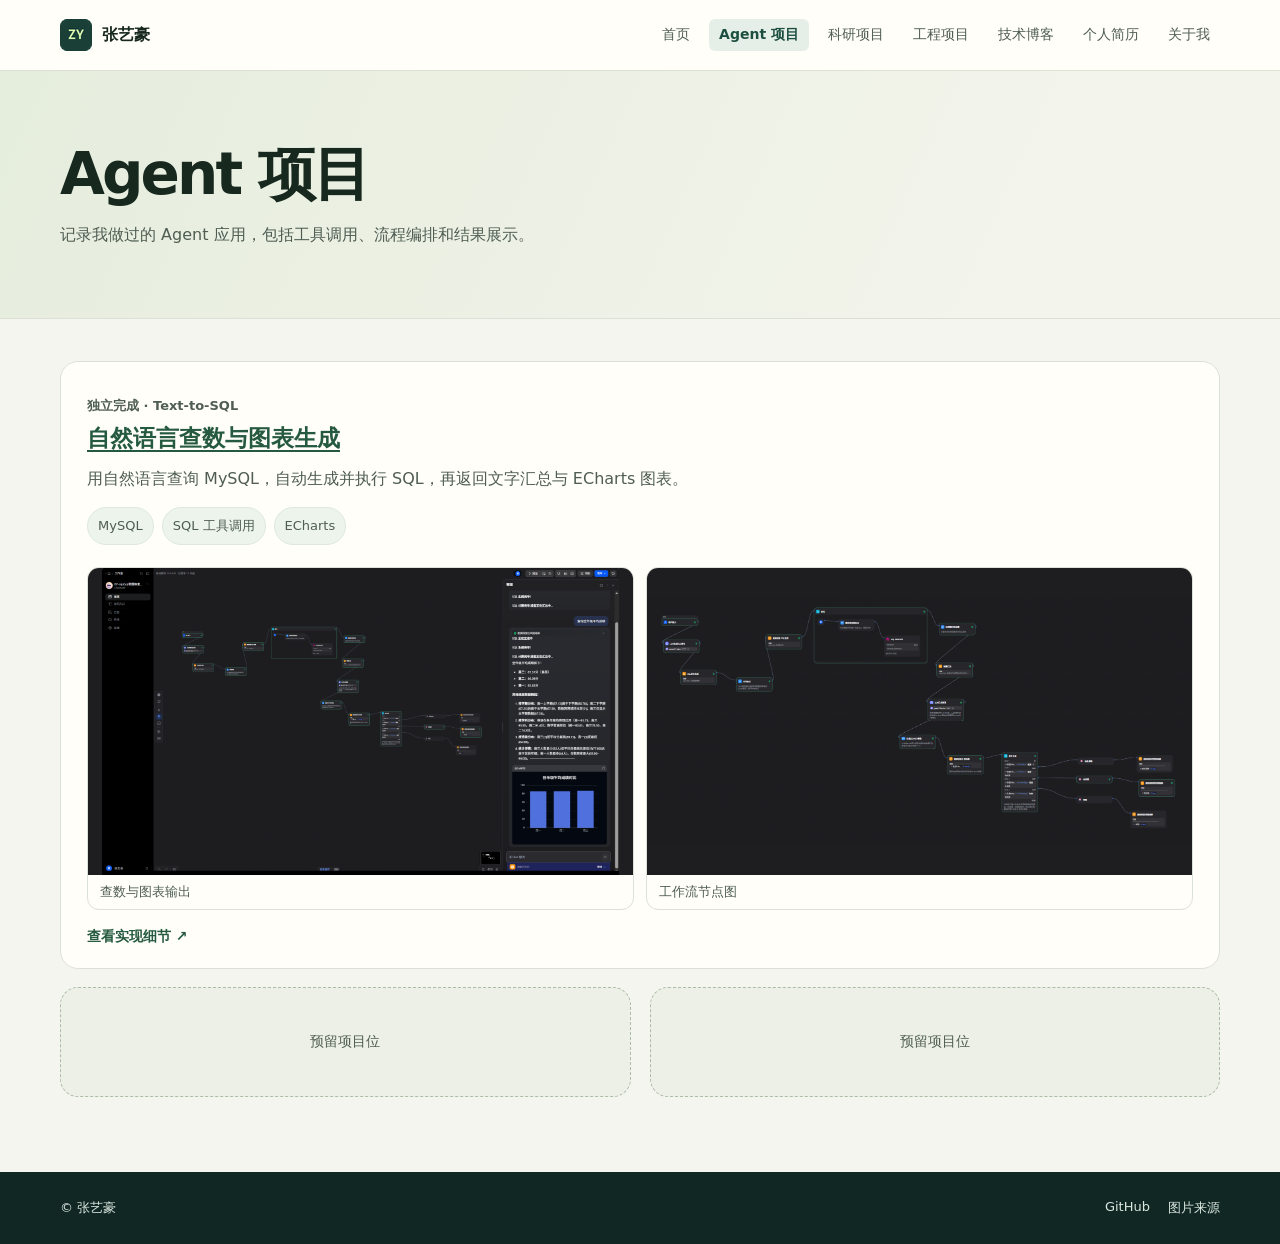
<file: projects/agent/index.html>
<!doctype html>
<html lang="zh-CN">
<head>
  <meta charset="utf-8">
  <meta name="viewport" content="width=device-width, initial-scale=1">
  <meta name="theme-color" content="#102724">
  <meta name="description" content="记录我做过的 Agent 应用，包括工具调用、流程编排和结果展示。">
  <title>Agent 项目 · 张艺豪</title>
  <link rel="icon" type="image/png" sizes="32x32" href="../../favicon.png">
  <link rel="stylesheet" href="../../style.css">
</head>
<body>
  <a class="skip" href="#main">跳到正文</a>
  <header class="topbar">
    <div class="shell header-inner">
      <a href="../../index.html" class="brand" aria-label="张艺豪，返回首页">
        <img src="../../favicon.png" width="32" height="32" alt="">
        <span>张艺豪</span>
      </a>
      <nav aria-label="主导航"><a href="../../index.html">首页</a><a href="../../projects/agent/index.html" aria-current="page">Agent 项目</a><a href="../../research/index.html">科研项目</a><a href="../../projects/index.html">工程项目</a><a href="../../blog/index.html">技术博客</a><a href="../../resume/index.html">个人简历</a><a href="../../about/index.html">关于我</a></nav>
    </div>
  </header>
  <main id="main">
    <section class="page-lead"><div class="shell"><h1>Agent 项目</h1><p>记录我做过的 Agent 应用，包括工具调用、流程编排和结果展示。</p></div></section><div class="shell collection">
       <article class="paper-panel agent-case">
         <p class="metadata">独立完成 · Text-to-SQL</p>
         <h2><a href="../../projects/agent/text-to-sql/index.html">自然语言查数与图表生成</a></h2>
         <p>用自然语言查询 MySQL，自动生成并执行 SQL，再返回文字汇总与 ECharts 图表。</p>
         <ul class="tags" aria-label="项目技术"><li>MySQL</li><li>SQL 工具调用</li><li>ECharts</li></ul>
         <div class="case-gallery">
           <figure><a href="../../assets/dify-query-result.png"><img src="../../assets/dify-query-result.png" width="1660" height="984" alt="查询年级平均成绩，返回文字总结和柱状图"></a><figcaption>查数与图表输出</figcaption></figure>
           <figure><a href="../../assets/dify-query-workflow.png"><img src="../../assets/dify-query-workflow.png" width="1636" height="739" alt="从生成 SQL 到执行查询和图表输出的完整工作流"></a><figcaption>工作流节点图</figcaption></figure>
         </div>
         <a class="text-link" href="../../projects/agent/text-to-sql/index.html">查看实现细节 ↗</a>
       </article>
       <section class="project-followup card-grid" aria-label="更多项目">
         
         <div class="project-slot">预留项目位</div><div class="project-slot">预留项目位</div>
       </section>
     </div>
  </main>
  <footer id="contact" class="footer">
    <div class="shell footer-inner">
      <span>© 张艺豪</span>
      <div><a href="https://github.com/Mster111-zhang">GitHub</a><a href="../../about/index.html#credits">图片来源</a></div>
    </div>
  </footer>
</body>
</html>
</file>
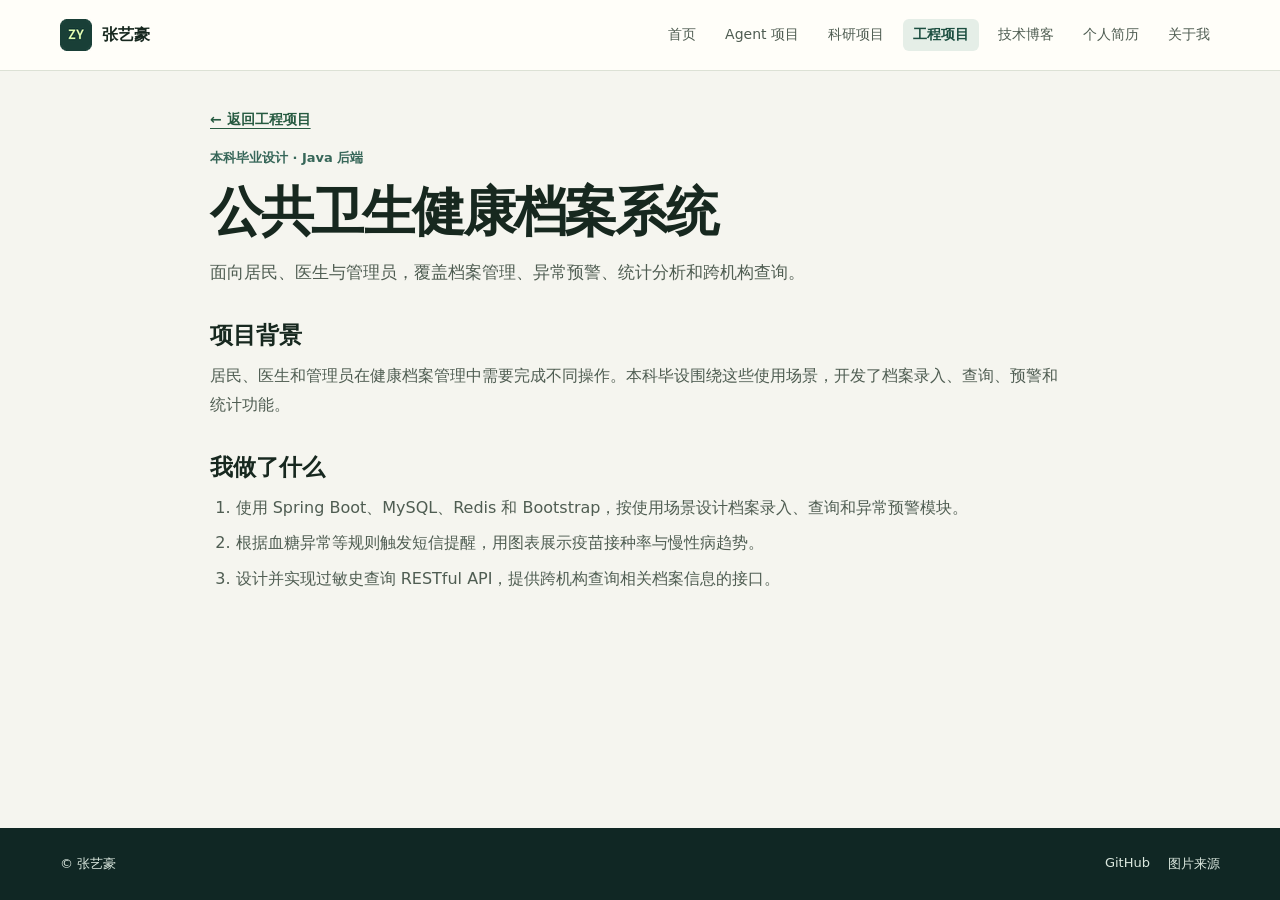
<file: projects/health-records/index.html>
<!doctype html>
<html lang="zh-CN">
<head>
  <meta charset="utf-8">
  <meta name="viewport" content="width=device-width, initial-scale=1">
  <meta name="theme-color" content="#102724">
  <meta name="description" content="面向居民、医生与管理员，覆盖档案管理、异常预警、统计分析和跨机构查询。">
  <title>公共卫生健康档案系统 · 张艺豪</title>
  <link rel="icon" type="image/png" sizes="32x32" href="../../favicon.png">
  <link rel="stylesheet" href="../../style.css">
</head>
<body>
  <a class="skip" href="#main">跳到正文</a>
  <header class="topbar">
    <div class="shell header-inner">
      <a href="../../index.html" class="brand" aria-label="张艺豪，返回首页">
        <img src="../../favicon.png" width="32" height="32" alt="">
        <span>张艺豪</span>
      </a>
      <nav aria-label="主导航"><a href="../../index.html">首页</a><a href="../../projects/agent/index.html">Agent 项目</a><a href="../../research/index.html">科研项目</a><a href="../../projects/index.html" aria-current="page">工程项目</a><a href="../../blog/index.html">技术博客</a><a href="../../resume/index.html">个人简历</a><a href="../../about/index.html">关于我</a></nav>
    </div>
  </header>
  <main id="main">
    <article class="shell article-shell">
      <div class="article-heading">
        <a class="back" href="../../projects/index.html">← 返回工程项目</a>
        <p class="metadata">本科毕业设计 · Java 后端</p>
        <h1>公共卫生健康档案系统</h1>
        <p class="dek">面向居民、医生与管理员，覆盖档案管理、异常预警、统计分析和跨机构查询。</p>
      </div>
      <div class="prose"><h2>项目背景</h2><p>居民、医生和管理员在健康档案管理中需要完成不同操作。本科毕设围绕这些使用场景，开发了档案录入、查询、预警和统计功能。</p><h2>我做了什么</h2><ol><li>使用 Spring Boot、MySQL、Redis 和 Bootstrap，按使用场景设计档案录入、查询和异常预警模块。</li><li>根据血糖异常等规则触发短信提醒，用图表展示疫苗接种率与慢性病趋势。</li><li>设计并实现过敏史查询 RESTful API，提供跨机构查询相关档案信息的接口。</li></ol></div>
    </article>
  </main>
  <footer id="contact" class="footer">
    <div class="shell footer-inner">
      <span>© 张艺豪</span>
      <div><a href="https://github.com/Mster111-zhang">GitHub</a><a href="../../about/index.html#credits">图片来源</a></div>
    </div>
  </footer>
</body>
</html>
</file>
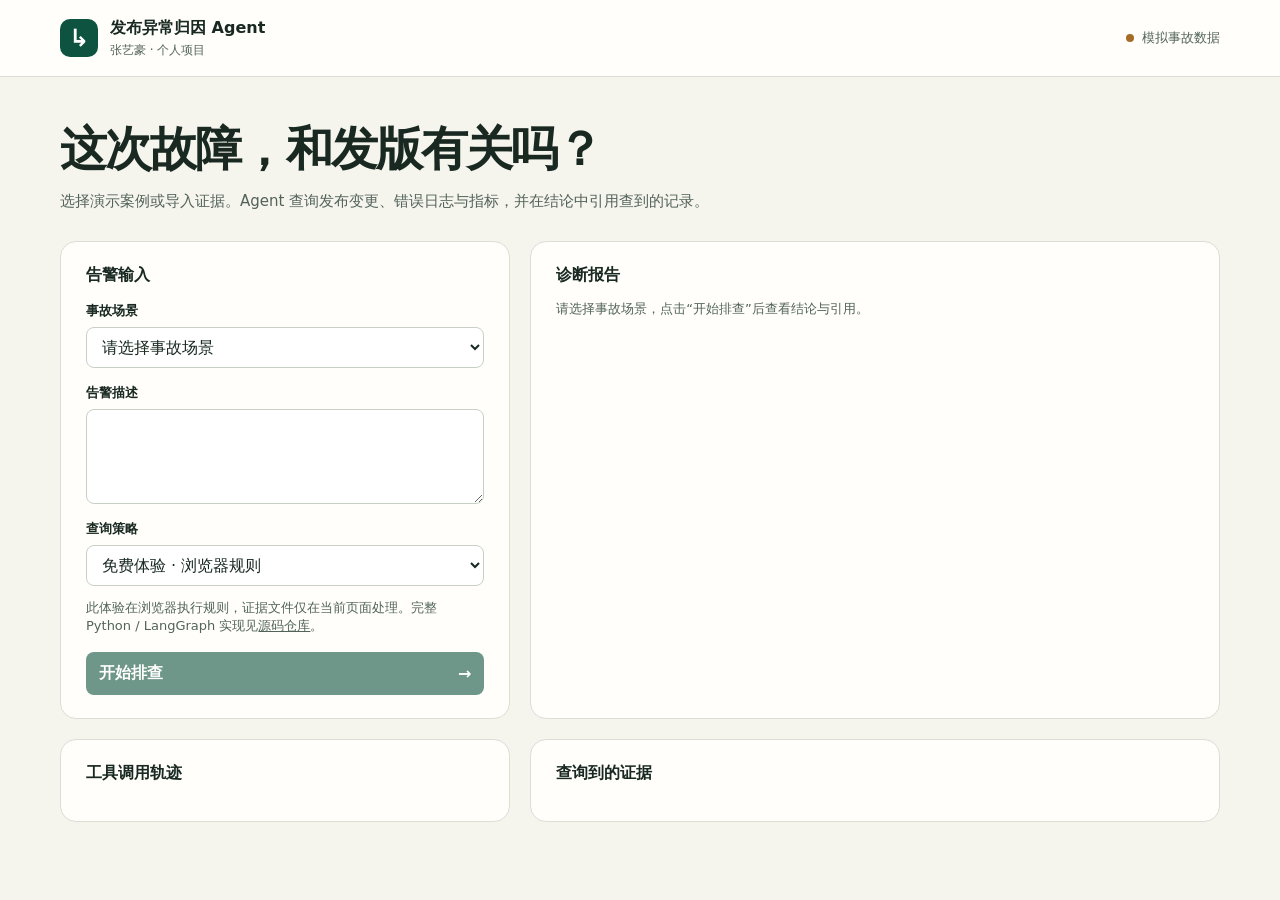
<file: projects/release-triage/index.html>
<!doctype html>
<html lang="zh-CN">
<head>
  <meta charset="UTF-8">
  <meta name="viewport" content="width=device-width, initial-scale=1">
  <title>发布异常归因 Agent · 张艺豪</title>
  <link rel="stylesheet" href="style.css">
  <script src="engine.js" defer></script>
  <script src="app.js?v=manual-start-1" defer></script>
</head>
<body>
  <header class="top">
    <div class="shell mast">
      <a class="brand" href="../../#agent-demo" aria-label="发布异常归因 Agent 首页">
        <span class="mark" aria-hidden="true">↳</span>
        <span>发布异常归因 Agent<small>张艺豪 · 个人项目</small></span>
      </a>
      <span class="dataset"><i></i><span id="dataset-label">模拟事故数据</span></span>
    </div>
  </header>
  <main class="shell">
    <header class="intro">
      <h1>这次故障，和发版有关吗？</h1>
      <p>选择演示案例或导入证据。Agent 查询发布变更、错误日志与指标，并在结论中引用查到的记录。</p>
    </header>
    <div class="workspace">
      <section class="card input-card" aria-labelledby="input-title">
        <h2 id="input-title">告警输入</h2>
        <form id="investigate">
          <label for="case">事故场景</label>
          <select id="case" name="scenario" required disabled></select>
          <div id="upload-panel" class="file-area" hidden>
            <label for="evidence-file">证据文件（JSON）</label>
            <input id="evidence-file" type="file" accept=".json,application/json">
            <p class="small"><a href="example-incident.json" download>下载示例证据包</a>
              · <span id="file-status" role="status">最多 100 条记录</span></p>
          </div>
          <label for="alert">告警描述</label>
          <textarea id="alert" name="alert" rows="3" maxlength="300" required></textarea>
          <label for="mode">查询策略</label>
          <select id="mode" name="mode"><option value="local">免费体验 · 浏览器规则</option></select>
          <p class="small">此体验在浏览器执行规则，证据文件仅在当前页面处理。完整 Python / LangGraph 实现见<a href="https://github.com/Mster111-zhang/release-triage-agent">源码仓库</a>。</p>
          <button class="primary" id="submit" type="submit" disabled>开始排查 <span aria-hidden="true">→</span></button>
          <p class="status" id="status" role="status" aria-live="polite"></p>
        </form>
      </section>
      <section class="card report" aria-labelledby="report-title">
        <header class="section-head">
          <h2 id="report-title">诊断报告</h2><span id="verdict" class="pill" hidden></span>
        </header>
        <div id="report-empty" class="empty">请选择事故场景，点击“开始排查”后查看结论与引用。</div>
        <div id="report-body" hidden>
          <h3 id="conclusion"></h3>
          <p id="reason"></p>
          <div class="action"><strong>建议下一步</strong><p id="action"></p></div>
          <div id="citations" class="citations" aria-label="报告引用的证据"></div>
        </div>
      </section>
    </div>
    <div class="workspace lower">
      <section class="card trace" aria-labelledby="trace-title">
        <header class="section-head"><h2 id="trace-title">工具调用轨迹</h2><span id="call-count" class="small"></span></header>
        <ol id="trace"></ol>
      </section>
      <section class="card" aria-labelledby="evidence-title">
        <header class="section-head"><h2 id="evidence-title">查询到的证据</h2><span id="evidence-count" class="small"></span></header>
        <div id="evidence"></div>
      </section>
    </div>
  </main>
</body>
</html>
</file>
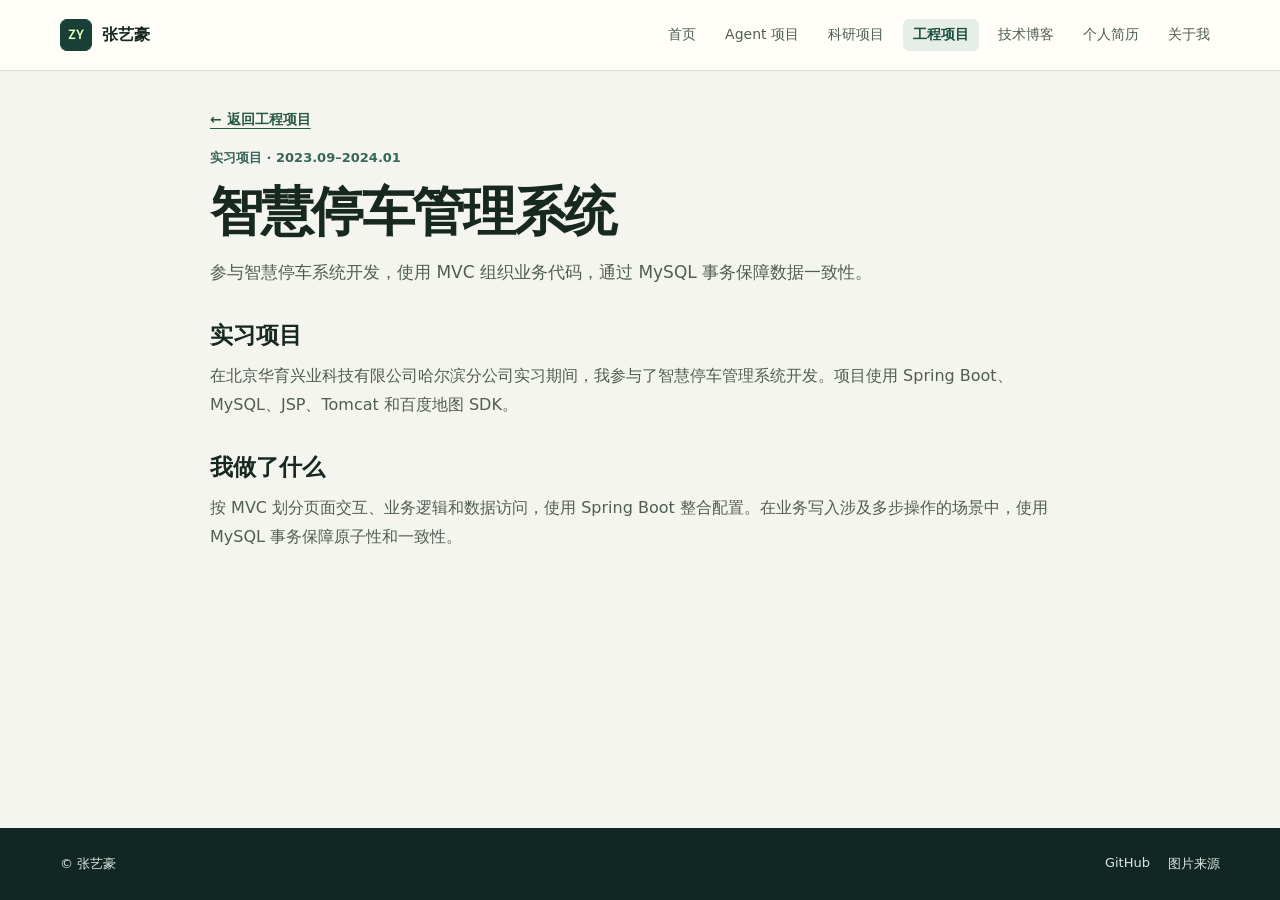
<file: projects/smart-parking/index.html>
<!doctype html>
<html lang="zh-CN">
<head>
  <meta charset="utf-8">
  <meta name="viewport" content="width=device-width, initial-scale=1">
  <meta name="theme-color" content="#102724">
  <meta name="description" content="参与智慧停车系统开发，使用 MVC 组织业务代码，通过 MySQL 事务保障数据一致性。">
  <title>智慧停车管理系统 · 张艺豪</title>
  <link rel="icon" type="image/png" sizes="32x32" href="../../favicon.png">
  <link rel="stylesheet" href="../../style.css">
</head>
<body>
  <a class="skip" href="#main">跳到正文</a>
  <header class="topbar">
    <div class="shell header-inner">
      <a href="../../index.html" class="brand" aria-label="张艺豪，返回首页">
        <img src="../../favicon.png" width="32" height="32" alt="">
        <span>张艺豪</span>
      </a>
      <nav aria-label="主导航"><a href="../../index.html">首页</a><a href="../../projects/agent/index.html">Agent 项目</a><a href="../../research/index.html">科研项目</a><a href="../../projects/index.html" aria-current="page">工程项目</a><a href="../../blog/index.html">技术博客</a><a href="../../resume/index.html">个人简历</a><a href="../../about/index.html">关于我</a></nav>
    </div>
  </header>
  <main id="main">
    <article class="shell article-shell">
      <div class="article-heading">
        <a class="back" href="../../projects/index.html">← 返回工程项目</a>
        <p class="metadata">实习项目 · 2023.09–2024.01</p>
        <h1>智慧停车管理系统</h1>
        <p class="dek">参与智慧停车系统开发，使用 MVC 组织业务代码，通过 MySQL 事务保障数据一致性。</p>
      </div>
      <div class="prose"><h2>实习项目</h2><p>在北京华育兴业科技有限公司哈尔滨分公司实习期间，我参与了智慧停车管理系统开发。项目使用 Spring Boot、MySQL、JSP、Tomcat 和百度地图 SDK。</p><h2>我做了什么</h2><p>按 MVC 划分页面交互、业务逻辑和数据访问，使用 Spring Boot 整合配置。在业务写入涉及多步操作的场景中，使用 MySQL 事务保障原子性和一致性。</p></div>
    </article>
  </main>
  <footer id="contact" class="footer">
    <div class="shell footer-inner">
      <span>© 张艺豪</span>
      <div><a href="https://github.com/Mster111-zhang">GitHub</a><a href="../../about/index.html#credits">图片来源</a></div>
    </div>
  </footer>
</body>
</html>
</file>
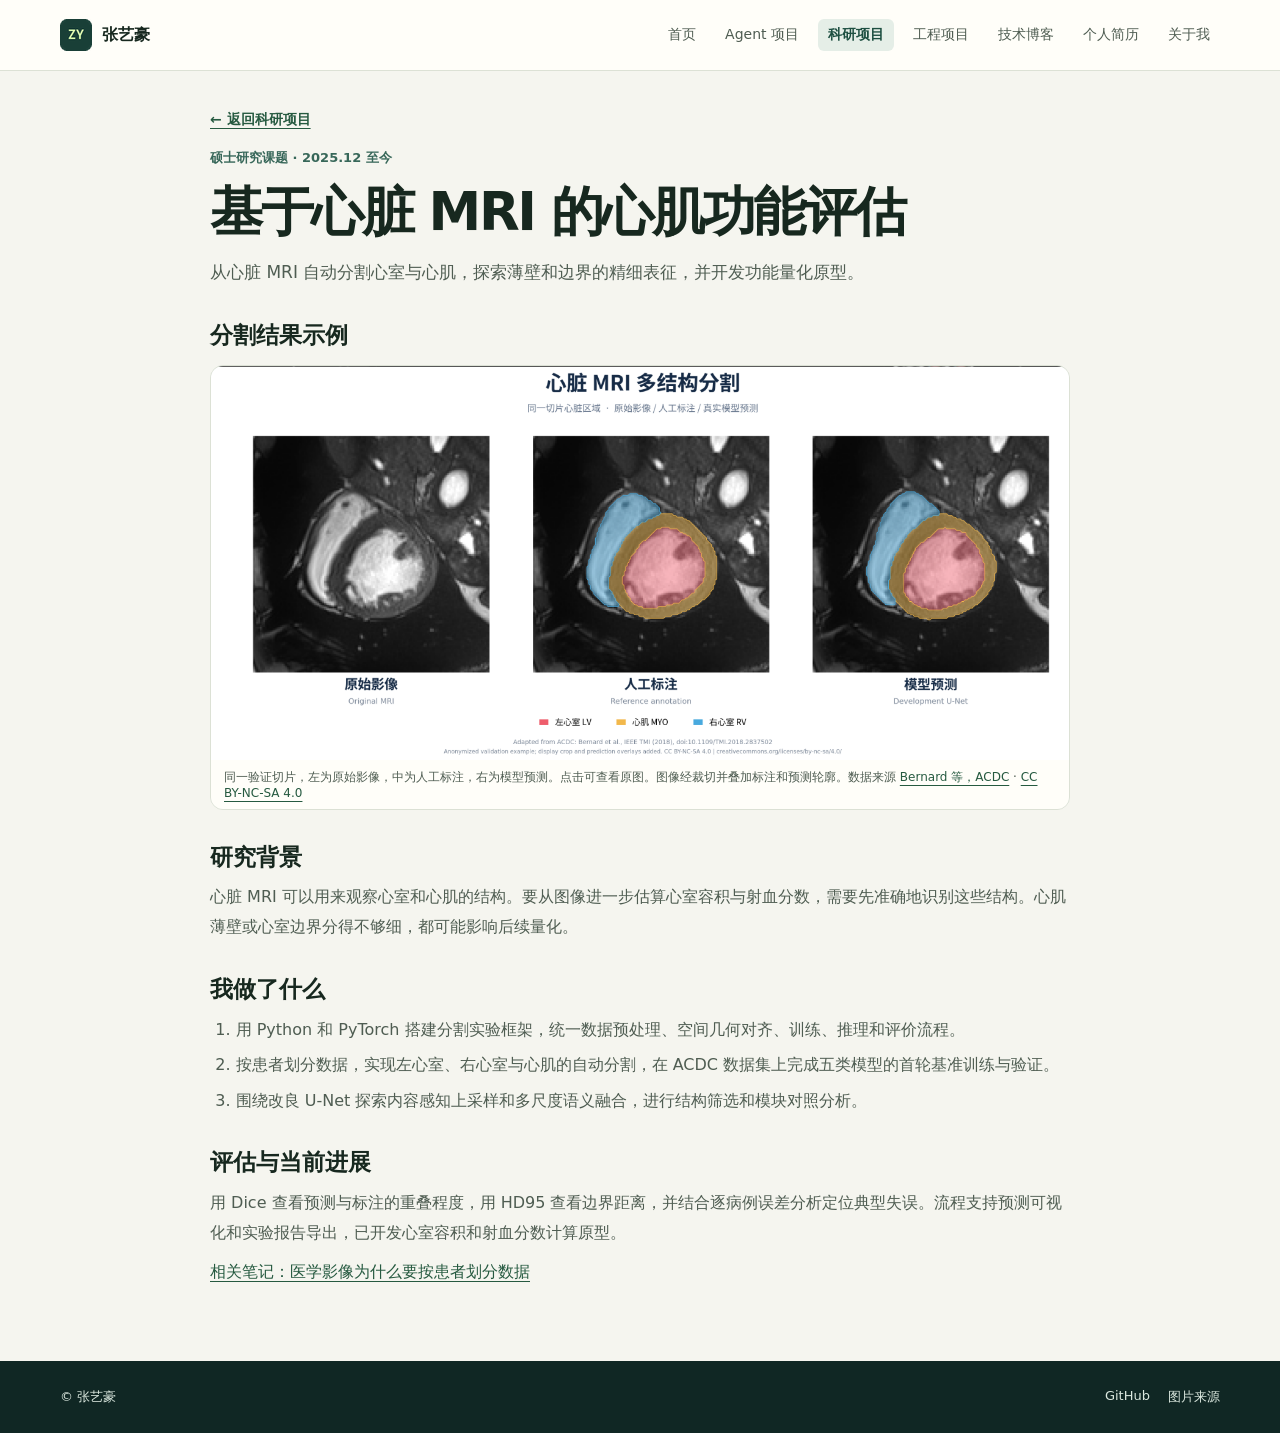
<file: research/cardiac-mri/index.html>
<!doctype html>
<html lang="zh-CN">
<head>
  <meta charset="utf-8">
  <meta name="viewport" content="width=device-width, initial-scale=1">
  <meta name="theme-color" content="#102724">
  <meta name="description" content="从心脏 MRI 自动分割心室与心肌，探索薄壁和边界的精细表征，并开发功能量化原型。">
  <title>基于心脏 MRI 的心肌功能评估 · 张艺豪</title>
  <link rel="icon" type="image/png" sizes="32x32" href="../../favicon.png">
  <link rel="stylesheet" href="../../style.css">
</head>
<body>
  <a class="skip" href="#main">跳到正文</a>
  <header class="topbar">
    <div class="shell header-inner">
      <a href="../../index.html" class="brand" aria-label="张艺豪，返回首页">
        <img src="../../favicon.png" width="32" height="32" alt="">
        <span>张艺豪</span>
      </a>
      <nav aria-label="主导航"><a href="../../index.html">首页</a><a href="../../projects/agent/index.html">Agent 项目</a><a href="../../research/index.html" aria-current="page">科研项目</a><a href="../../projects/index.html">工程项目</a><a href="../../blog/index.html">技术博客</a><a href="../../resume/index.html">个人简历</a><a href="../../about/index.html">关于我</a></nav>
    </div>
  </header>
  <main id="main">
    <article class="shell article-shell">
      <div class="article-heading">
        <a class="back" href="../../research/index.html">← 返回科研项目</a>
        <p class="metadata">硕士研究课题 · 2025.12 至今</p>
        <h1>基于心脏 MRI 的心肌功能评估</h1>
        <p class="dek">从心脏 MRI 自动分割心室与心肌，探索薄壁和边界的精细表征，并开发功能量化原型。</p>
      </div>
      <div class="prose"><h2>分割结果示例</h2><figure class="article-image result-figure">
      <a href="../../assets/cardiac-mri-comparison.png" aria-label="打开高分辨率心脏 MRI 分割对比图">
        <img src="../../assets/cardiac-mri-comparison.png" width="1405" height="645"
          alt="同一心脏 MRI 切片的原始影像、人工标注和模型预测。红色是左心室，黄色是心肌，蓝色是右心室。">
      </a>
      <figcaption>同一验证切片，左为原始影像，中为人工标注，右为模型预测。点击可查看原图。图像经裁切并叠加标注和预测轮廓。数据来源 <a href="https://doi.org/10.1109/TMI.2018.2837502">Bernard 等，ACDC</a> · <a href="https://creativecommons.org/licenses/by-nc-sa/4.0/">CC BY-NC-SA 4.0</a></figcaption>
    </figure><h2>研究背景</h2><p>心脏 MRI 可以用来观察心室和心肌的结构。要从图像进一步估算心室容积与射血分数，需要先准确地识别这些结构。心肌薄壁或心室边界分得不够细，都可能影响后续量化。</p><h2>我做了什么</h2><ol><li>用 Python 和 PyTorch 搭建分割实验框架，统一数据预处理、空间几何对齐、训练、推理和评价流程。</li><li>按患者划分数据，实现左心室、右心室与心肌的自动分割，在 ACDC 数据集上完成五类模型的首轮基准训练与验证。</li><li>围绕改良 U-Net 探索内容感知上采样和多尺度语义融合，进行结构筛选和模块对照分析。</li></ol><h2>评估与当前进展</h2><p>用 Dice 查看预测与标注的重叠程度，用 HD95 查看边界距离，并结合逐病例误差分析定位典型失误。流程支持预测可视化和实验报告导出，已开发心室容积和射血分数计算原型。</p><p><a href="../../blog/patient-split/index.html">相关笔记：医学影像为什么要按患者划分数据</a></p></div>
    </article>
  </main>
  <footer id="contact" class="footer">
    <div class="shell footer-inner">
      <span>© 张艺豪</span>
      <div><a href="https://github.com/Mster111-zhang">GitHub</a><a href="../../about/index.html#credits">图片来源</a></div>
    </div>
  </footer>
</body>
</html>
</file>
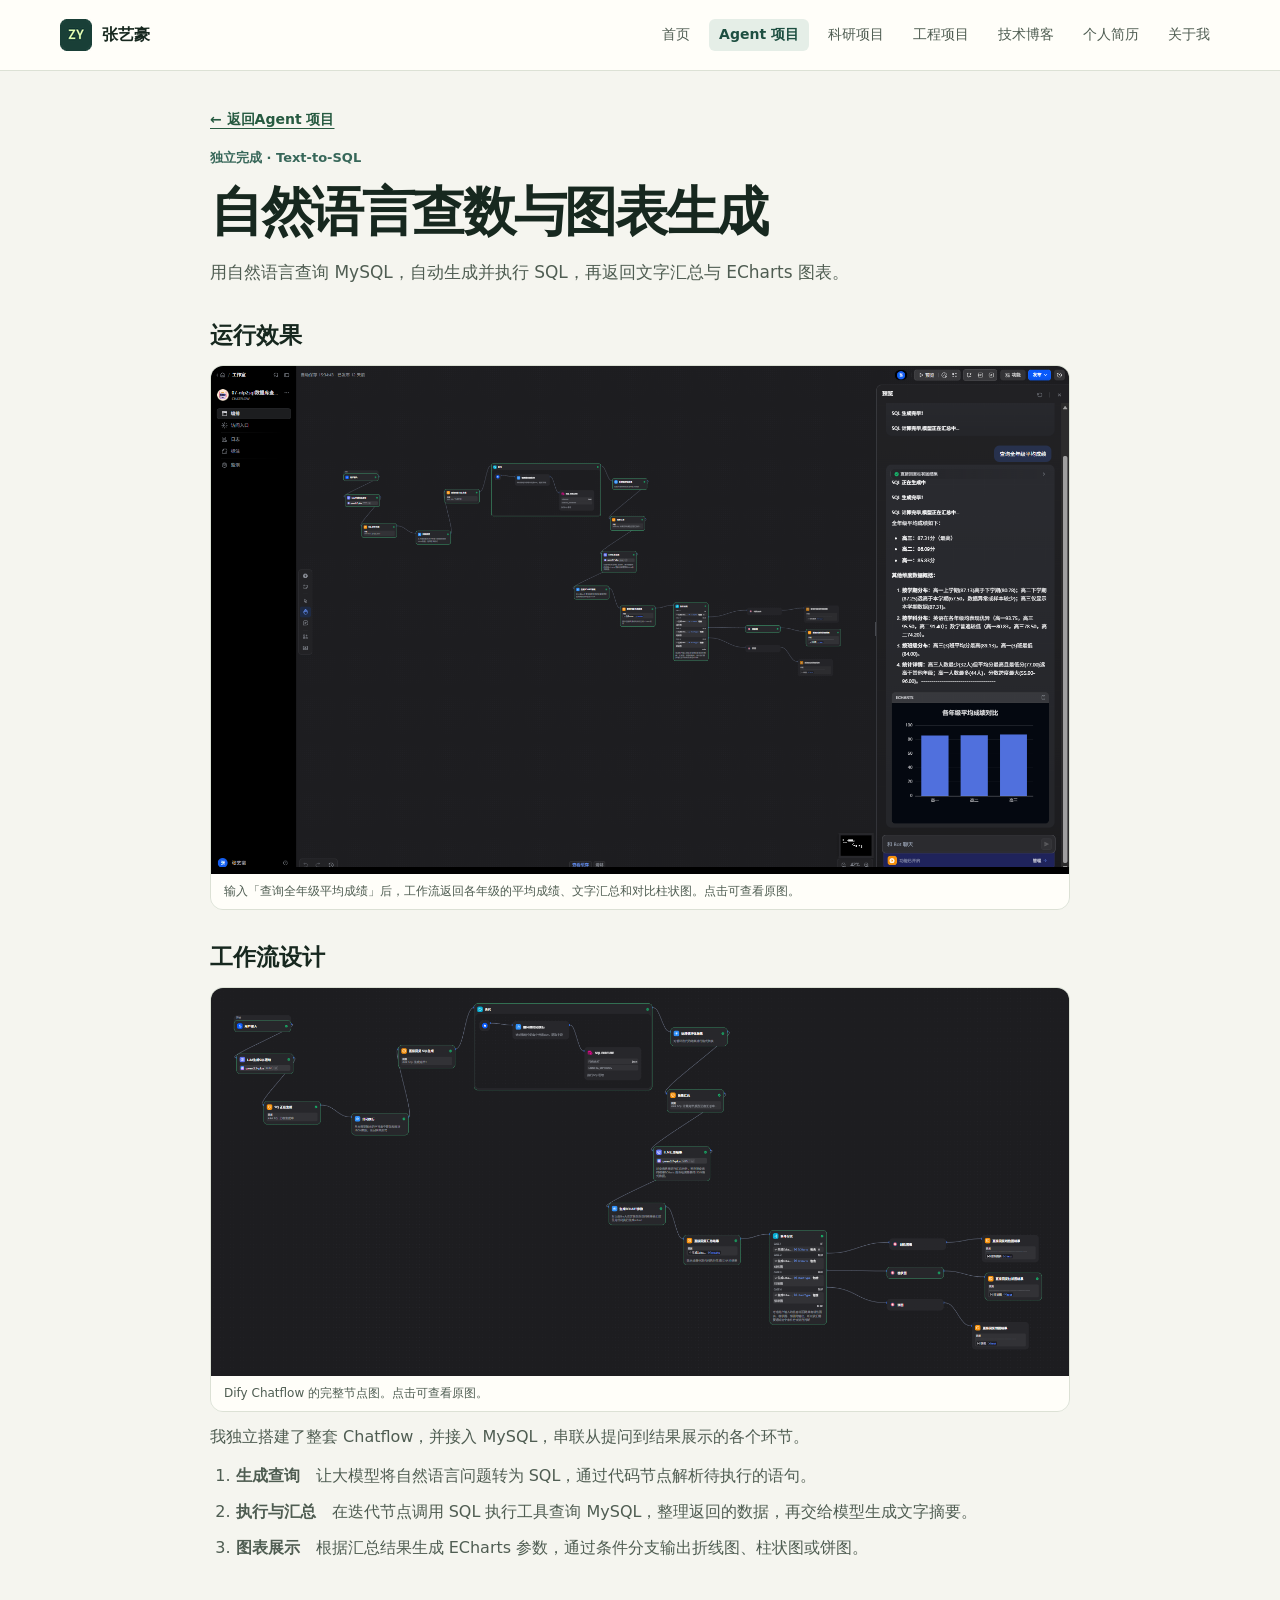
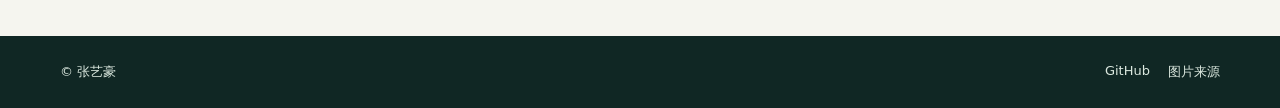
<file: projects/agent/text-to-sql/index.html>
<!doctype html>
<html lang="zh-CN">
<head>
  <meta charset="utf-8">
  <meta name="viewport" content="width=device-width, initial-scale=1">
  <meta name="theme-color" content="#102724">
  <meta name="description" content="用自然语言查询 MySQL，自动生成并执行 SQL，再返回文字汇总与 ECharts 图表。">
  <title>自然语言查数与图表生成 · 张艺豪</title>
  <link rel="icon" type="image/png" sizes="32x32" href="../../../favicon.png">
  <link rel="stylesheet" href="../../../style.css">
</head>
<body>
  <a class="skip" href="#main">跳到正文</a>
  <header class="topbar">
    <div class="shell header-inner">
      <a href="../../../index.html" class="brand" aria-label="张艺豪，返回首页">
        <img src="../../../favicon.png" width="32" height="32" alt="">
        <span>张艺豪</span>
      </a>
      <nav aria-label="主导航"><a href="../../../index.html">首页</a><a href="../../../projects/agent/index.html" aria-current="page">Agent 项目</a><a href="../../../research/index.html">科研项目</a><a href="../../../projects/index.html">工程项目</a><a href="../../../blog/index.html">技术博客</a><a href="../../../resume/index.html">个人简历</a><a href="../../../about/index.html">关于我</a></nav>
    </div>
  </header>
  <main id="main">
    <article class="shell article-shell">
      <div class="article-heading">
        <a class="back" href="../../../projects/agent/index.html">← 返回Agent 项目</a>
        <p class="metadata">独立完成 · Text-to-SQL</p>
        <h1>自然语言查数与图表生成</h1>
        <p class="dek">用自然语言查询 MySQL，自动生成并执行 SQL，再返回文字汇总与 ECharts 图表。</p>
      </div>
      <div class="prose"><h2>运行效果</h2><figure class="article-image result-figure">
      <a href="../../../assets/dify-query-result.png">
        <img src="../../../assets/dify-query-result.png" width="1660" height="984"
          alt="Dify 预览中输入查询全年级平均成绩，工作流返回文字统计和各年级平均成绩柱状图。">
      </a>
      <figcaption>输入「查询全年级平均成绩」后，工作流返回各年级的平均成绩、文字汇总和对比柱状图。点击可查看原图。</figcaption>
    </figure><h2>工作流设计</h2><figure class="article-image result-figure">
      <a href="../../../assets/dify-query-workflow.png">
        <img src="../../../assets/dify-query-workflow.png" width="1636" height="739" loading="lazy"
          alt="Dify Chatflow 节点图，依次生成 SQL、迭代执行查询、汇总结果，并按图表类型分支输出。">
      </a>
      <figcaption>Dify Chatflow 的完整节点图。点击可查看原图。</figcaption>
    </figure>
    <p>我独立搭建了整套 Chatflow，并接入 MySQL，串联从提问到结果展示的各个环节。</p>
    <ol>
      <li><strong>生成查询</strong>　让大模型将自然语言问题转为 SQL，通过代码节点解析待执行的语句。</li>
      <li><strong>执行与汇总</strong>　在迭代节点调用 SQL 执行工具查询 MySQL，整理返回的数据，再交给模型生成文字摘要。</li>
      <li><strong>图表展示</strong>　根据汇总结果生成 ECharts 参数，通过条件分支输出折线图、柱状图或饼图。</li>
    </ol></div>
    </article>
  </main>
  <footer id="contact" class="footer">
    <div class="shell footer-inner">
      <span>© 张艺豪</span>
      <div><a href="https://github.com/Mster111-zhang">GitHub</a><a href="../../../about/index.html#credits">图片来源</a></div>
    </div>
  </footer>
</body>
</html>
</file>
<file: portfolio.css>
:root {
  color-scheme: dark;
  --background: #0b0e13;
  --section: #0f1218;
  --panel: #151b25;
  --line: #192b32;
  --text: #e6f0f3;
  --muted: #91a3b8;
  --accent: #00d2b9;
  --sidebar: 188px;
  --gutter: clamp(36px, 6vw, 94px);
  --serif: "Noto Serif SC", "Songti SC", "STSong", SimSun, serif;
  --mono: "IBM Plex Mono", Consolas, "Microsoft YaHei", monospace;
  font-family: Inter, "Microsoft YaHei", "PingFang SC", system-ui, sans-serif;
}

*, *::before, *::after { box-sizing: border-box; }
html { scroll-behavior: smooth; scrollbar-color: #17403e var(--background); }
body { margin: 0; color: var(--text); background: var(--background); }
h1, h2, h3, h4, p { margin: 0; }
a { color: inherit; text-decoration: none; }
a:focus-visible { outline: 2px solid var(--accent); outline-offset: 4px; }
.skip { position: fixed; z-index: 5; top: 8px; left: 8px; padding: 8px 12px; color: var(--background); background: var(--accent); transform: translateY(-150%); }
.skip:focus { transform: none; }
.sr-only { position: absolute; width: 1px; height: 1px; overflow: hidden; clip-path: inset(50%); white-space: nowrap; }

.sidebar {
  position: fixed;
  inset: 0 auto 0 0;
  z-index: 2;
  display: flex;
  flex-direction: column;
  width: var(--sidebar);
  padding: 28px 12px 25px;
  background: var(--background);
  border-right: 1px solid var(--line);
}
.brand {
  display: grid;
  place-items: center;
  align-self: center;
  width: 42px;
  height: 42px;
  color: #06151c;
  background: linear-gradient(135deg, #00d4ac, #00b9ed);
  border-radius: 11px;
  font: 700 15px var(--mono);
}
.sidebar nav { display: grid; gap: 4px; margin-top: 32px; }
.sidebar nav a { display: flex; align-items: center; gap: 14px; overflow: hidden; min-height: 42px; padding: 8px 11px; border-radius: 10px; color: var(--muted); font: 14px var(--mono); white-space: nowrap; }
.sidebar nav a::before { content: ""; flex: 0 0 6px; height: 6px; border-radius: 50%; background: #4b5669; }
.sidebar nav a:hover, .sidebar nav a[aria-current] { color: var(--accent); background: #0b2124; }
.sidebar nav a[aria-current]::before { background: var(--accent); box-shadow: 0 0 10px #00d2b999; }
.sidebar-links { display: grid; gap: 8px; margin-top: auto; }
.sidebar-links a { display: grid; place-items: center; width: 40px; min-height: 38px; border: 1px solid var(--line); border-radius: 8px; color: var(--muted); }
.sidebar-links a:hover { color: var(--accent); border-color: var(--accent); }

main { margin-left: var(--sidebar); }
main [id] { scroll-margin-top: 26px; }
.shell { width: min(100% - var(--gutter) - var(--gutter), 1120px); margin-inline: auto; }
.hero {
  position: relative;
  isolation: isolate;
  overflow: hidden;
  display: grid;
  align-items: center;
  min-height: min(700px, 92svh);
  padding: clamp(60px, 8vw, 100px) 0;
  background-image: linear-gradient(#11343826 1px, transparent 1px), linear-gradient(90deg, #11343826 1px, transparent 1px);
  background-size: 60px 60px;
}
.hero::before {
  content: "";
  position: absolute;
  inset: -15%;
  z-index: -1;
  pointer-events: none;
  background: radial-gradient(ellipse at 27% 34%, #00d2b91b, transparent 48%),
    radial-gradient(ellipse at 78% 64%, #427be818, transparent 45%);
}
.hero-layout { display: grid; grid-template-columns: minmax(0, .95fr) minmax(0, 1.05fr); align-items: center; gap: clamp(25px, 5vw, 75px); }
.hero::after {
  content: "";
  position: absolute;
  inset: 0;
  z-index: -1;
  pointer-events: none;
  background: radial-gradient(circle at 12% 22%, #00b7ac38 1px, transparent 2px),
    radial-gradient(circle at 28% 74%, #00b7ac4a 1px, transparent 2px),
    radial-gradient(circle at 51% 43%, #00b7ac43 1px, transparent 2px),
    radial-gradient(circle at 64% 26%, #00b7ac36 1px, transparent 2px),
    radial-gradient(circle at 80% 66%, #00b7ac46 1px, transparent 2px),
    radial-gradient(circle at 91% 85%, #00b7ac4a 1px, transparent 2px);
}
.status { display: inline-flex; align-items: center; gap: 9px; padding: 7px 13px; border: 1px solid #123139; border-radius: 99px; background: #0c191e; color: var(--muted); font: 13px var(--mono); }
.status::before { content: ""; width: 6px; height: 6px; background: var(--accent); border-radius: 50%; }
.hero h1 {
  margin: 23px 0 9px;
  color: #c1f6ee;
  background: linear-gradient(108deg, #edfdf8, #00d2b9 82%);
  background-clip: text;
  -webkit-text-fill-color: transparent;
  width: fit-content;
  font: 700 clamp(62px, 7vw, 100px)/1.1 var(--serif);
  letter-spacing: -.045em;
}
.roman-name { color: #8291a7; font: 15px/1.5 var(--mono); letter-spacing: .33em; }
.hero-line { min-height: 1.6em; margin-top: 25px; color: var(--accent); font: clamp(16px, 1.7vw, 22px)/1.6 var(--mono); }
.type-caret { display: inline-block; width: 2px; height: 1em; margin-left: 5px; background: var(--accent); vertical-align: -.1em; }
.hero-summary { margin-top: 14px; color: var(--muted); font-size: 15px; line-height: 1.9; }
.hero-actions { display: flex; flex-wrap: wrap; gap: 12px; margin-top: 23px; }
.outline { display: inline-flex; align-items: center; gap: 9px; min-height: 43px; padding: 9px 15px; border: 1px solid #244044; border-radius: 8px; background: #11191f; color: var(--text); font: 14px var(--mono); cursor: pointer; transition: transform .18s ease, background-color .18s ease, border-color .18s ease; }
.outline.primary { color: #051b19; border-color: #53efdc; background: #53efdc; font-weight: 700; }
.outline:not(.primary):hover { color: var(--accent); border-color: var(--accent); }
.outline.primary:hover { background: #a1f8ed; }
.hero-preview { display: block; padding: 9px; border: 1px solid #26454a; border-radius: 16px; background: #111a22; box-shadow: 0 18px 70px #0007; transition: transform .25s ease, border-color .25s ease, box-shadow .25s ease; }
.hero-preview img { display: block; width: 100%; height: auto; border-radius: 8px; }
.hero-preview > span { display: flex; justify-content: space-between; gap: 12px; align-items: center; padding: 12px 5px 4px; font-size: 13px; }
.hero-preview > span > span { color: var(--accent); }
.hero-preview:hover { border-color: var(--accent); }

.section { padding: clamp(52px, 7vw, 102px) 0; background: var(--section); border-top: 1px solid #17252c; }
.section-title { display: flex; align-items: center; gap: 18px; margin: 0 0 clamp(26px, 4vw, 46px); font: 700 clamp(28px, 3.6vw, 42px)/1.18 var(--serif); }
.section-title::after { content: ""; flex: 1; height: 1px; background: linear-gradient(90deg, var(--line), transparent); }
.muted { color: var(--muted); }
.about-grid { display: grid; grid-template-columns: repeat(2, minmax(0, 1fr)); gap: 16px; }
.panel { padding: clamp(20px, 3vw, 34px); background: var(--panel); border: 1px solid var(--line); border-radius: 13px; }
.panel h3 { font-size: clamp(18px, 2.2vw, 25px); }
.panel-copy, .point-list { margin-top: 12px; color: var(--muted); font-size: 14px; line-height: 1.8; }
.point-list { display: grid; gap: 7px; margin-bottom: 0; padding-left: 1.2em; list-style-type: "▸  "; }
.point-list li::marker { color: var(--accent); }
.point-list strong { color: var(--text); }
.timeline { display: grid; gap: 13px; margin-top: 16px; padding-left: 17px; border-left: 1px solid #194549; }
.timeline > * { position: relative; }
.timeline > *::before { content: ""; position: absolute; top: 22px; left: -22px; width: 8px; height: 8px; background: var(--accent); border-radius: 50%; }
.timeline .education-item::before { top: 7px; }
.education-item p { margin-top: 3px; color: var(--muted); font-size: 13px; line-height: 1.6; }
.skill-groups { display: grid; gap: 9px; margin: 15px 0 0; font-size: 14px; line-height: 1.65; }
.skill-groups div { display: grid; grid-template-columns: 78px 1fr; }
.skill-groups dd { margin: 0; color: var(--muted); }
.project-stack { display: grid; gap: 24px; }
.project { padding: clamp(20px, 4vw, 42px); border-radius: 18px; background: linear-gradient(145deg, #181f2b, var(--panel) 55%); }
.project h3 { font-size: clamp(22px, 3vw, 34px); line-height: 1.3; }
.project-lead { max-width: 760px; margin-top: 12px; color: #b6c4d1; font-size: 15px; line-height: 1.85; }
.project-header { display: flex; flex-wrap: wrap; align-items: baseline; justify-content: space-between; gap: 8px 18px; margin-bottom: 12px; }
.project-header p { color: var(--accent); font: 13px/1.5 var(--mono); }
.project-header p:not(:first-child) { color: var(--muted); }
.project-tags { display: flex; flex-wrap: wrap; gap: 6px; margin-top: 14px; }
.project-tags span { padding: 5px 9px; background: #221c39; border: 1px solid #342755; border-radius: 5px; color: #c1a6fa; font: 12px var(--mono); }
.project-outcome { display: grid; gap: 4px; margin-top: 16px; padding: 13px 16px; border-left: 2px solid var(--accent); border-radius: 8px; background: #111821; color: var(--muted); font-size: 14px; line-height: 1.7; }
.project-outcome strong { color: var(--text); }
.project-details { margin-top: 18px; padding-top: 10px; border-top: 1px solid var(--line); }
.project-details summary { display: flex; justify-content: space-between; gap: 10px; padding: 6px 0; color: #91f2e2; font-size: 14px; font-weight: 650; list-style: none; cursor: pointer; }
.project-details summary::after { content: "+"; color: var(--accent); }
.project-details[open] summary::after { content: "−"; }
.project-details summary:focus-visible { outline: 2px solid var(--accent); outline-offset: 4px; }
.flow { display: grid; grid-template-columns: repeat(4, minmax(0, 1fr)); gap: 8px; margin: 20px 0 0; padding: 0; list-style: none; }
.flow li { padding: 9px 10px; border: 1px solid #224149; border-radius: 6px; background: #102127; color: #bce9e5; font-size: 13px; text-align: center; }
.project-figure { margin: 18px 0 0; overflow: hidden; background: #111821; border: 1px solid var(--line); border-radius: 9px; }
.project-figure a[data-preview] { display: block; cursor: zoom-in; }
.project-figure a[data-preview]:focus-visible { outline-offset: -3px; }
.project-figure img { display: block; width: 100%; height: auto; }
.project-figure figcaption { padding: 8px 11px; color: var(--muted); font-size: 12px; line-height: 1.6; }
.project-figure figcaption a { color: #a8d5d5; text-decoration: underline; text-underline-offset: 3px; }
.gallery { display: grid; grid-template-columns: repeat(2, minmax(0, 1fr)); gap: 12px; margin-top: 18px; }
.gallery .project-figure { margin: 0; }
.gallery img { aspect-ratio: 16 / 10; object-fit: contain; background: #1e1e20; }
.reproduction { margin-top: 42px; }
.plans-title { margin-bottom: 17px; color: #c7d5e2; font-size: 22px; }
.plan-grid { display: grid; grid-template-columns: repeat(2, minmax(0, 1fr)); gap: 16px; }
.plan { display: flex; flex-direction: column; }
.plan-status { margin-bottom: 10px; color: #9cb1c9; font: 12px var(--mono); }
.plan h4 { color: var(--text); font-size: 21px; line-height: 1.4; }
.plan-source { margin-top: auto; padding-top: 17px; color: var(--muted); font-size: 12px; line-height: 1.7; }
.plan-source a { display: inline-block; color: #91f2e2; text-decoration: underline; text-underline-offset: 3px; }
.experience-list { gap: 20px; }
.contact-panel { display: flex; align-items: center; justify-content: space-between; flex-wrap: wrap; gap: 16px; font-size: 15px; }
.contact-panel p { color: var(--muted); line-height: 1.75; }
.footer { padding: 26px 0; border-top: 1px solid var(--line); color: var(--muted); font: 13px var(--mono); }
.footer .shell { display: flex; justify-content: space-between; gap: 16px; }
.footer a:hover { color: var(--accent); }
.image-preview { width: min(1200px, 94vw); max-height: 92svh; padding: 12px; color: var(--text); border: 1px solid #315052; border-radius: 14px; background: #101822; }
.image-preview::backdrop { background: #03080ced; }
.preview-bar { display: flex; align-items: center; justify-content: space-between; gap: 12px; margin-bottom: 10px; }
.preview-bar form { margin: 0; }
.image-preview img { display: block; width: 100%; max-height: calc(90svh - 74px); object-fit: contain; }
.preview-bar button:focus-visible { outline: 2px solid var(--accent); outline-offset: 2px; }

@media (prefers-reduced-motion: no-preference) {
  .hero::before { animation: ambient-drift 13s ease-in-out infinite alternate paused; }
  .hero::after { animation: particles-drift 9s ease-in-out infinite alternate paused; }
  .hero.is-animating::before, .hero.is-animating::after { animation-play-state: running; }
  .hero.is-animating .type-caret { animation: caret-blink 1.1s steps(2, jump-none) infinite; }
  .hero-copy { animation: hero-enter .75s ease both; }
  .hero-preview { animation: hero-enter .85s .12s ease backwards; }
  .reveal-item { transition: opacity .55s ease, transform .55s ease; }
  .reveal-pending { opacity: 0; transform: translateY(20px); }
}

@media (hover: hover) and (prefers-reduced-motion: no-preference) {
  .outline:hover { transform: translateY(-2px); }
  .hero-preview:hover { transform: translateY(-5px); box-shadow: 0 22px 75px #0008, 0 0 35px #00d2b90a; }
}

@keyframes ambient-drift {
  from { transform: translate(-4%, -2%) scale(.95); }
  to { transform: translate(5%, 4%) scale(1.08); }
}
@keyframes particles-drift {
  from { transform: translate(-10px, 12px); opacity: .45; }
  to { transform: translate(15px, -17px); opacity: 1; }
}
@keyframes caret-blink {
  from { opacity: 1; }
  to { opacity: 0; }
}
@keyframes hero-enter {
  from { opacity: 0; transform: translateY(15px); }
  to { opacity: 1; transform: translateY(0); }
}

@media (max-width: 820px) {
  .sidebar { position: sticky; inset: 0 0 auto; width: auto; padding: 9px 16px 8px; border-right: 0; border-bottom: 1px solid var(--line); }
  .brand { align-self: start; width: 32px; height: 32px; border-radius: 8px; }
  .sidebar nav { grid-template-columns: repeat(5, minmax(0, 1fr)); gap: 3px; margin-top: 8px; }
  .sidebar nav a { justify-content: center; gap: 0; min-height: 34px; padding: 5px 2px; font-size: 12px; white-space: nowrap; }
  .sidebar nav a::before, .sidebar-links { display: none; }
  main { margin-left: 0; }
  main [id] { scroll-margin-top: 106px; }
  .shell { width: min(100% - 40px, 680px); }
  .hero { min-height: 0; padding: 47px 0 43px; }
  .hero-layout { grid-template-columns: 1fr; }
  .hero-preview { max-width: 520px; }
}

@media (max-width: 520px) {
  .about-grid, .gallery, .plan-grid { grid-template-columns: 1fr; }
  .flow { grid-template-columns: repeat(2, minmax(0, 1fr)); }
  .hero h1 { margin-top: 24px; }
}

@media (prefers-reduced-motion: reduce) {
  html { scroll-behavior: auto; }
  .type-caret { display: none; }
  .outline, .hero-preview { transition: none; }
}

.agent-preview { padding: clamp(22px, 3vw, 38px); background: linear-gradient(140deg, #132b30, #101822); }
.agent-preview .preview-label { color: #7ed7cc; font-size: 13px; margin: 0 0 24px; }
.agent-preview h2 { font-size: clamp(25px, 3vw, 38px); line-height: 1.35; margin: 0 0 24px; letter-spacing: -.03em; }
.preview-evidence { display: flex; flex-direction: column; gap: 5px; border-top: 1px solid #ffffff18; padding: 12px 0; }
.preview-evidence span { color: #a9bac6; font-size: 12px; }
.preview-evidence strong { font-size: 15px; font-weight: 500; }
.agent-preview .preview-conclusion { margin: 15px 0 0; color: #8de0d4; font-size: 14px; }
</file>
<file: style.css>
:root {
  color-scheme: light;
  --ink: #17281f;
  --forest: #102724;
  --muted: #4f5d52;
  --edge: #dce1d5;
  --paper: #f5f5ef;
  --white: #fffef9;
  --mint: #ddf2b7;
  --accent: #265a40;
  font-family: Inter, "Microsoft YaHei", "PingFang SC", system-ui, sans-serif;
}

*, *::before, *::after { box-sizing: border-box; }
html { scroll-behavior: smooth; }
body { margin: 0; min-height: 100vh; display: grid; grid-template-rows: auto 1fr auto; color: var(--ink); background: var(--paper); }
h1, h2, h3, p, figure { margin: 0; }
a { color: inherit; }
img { display: block; width: 100%; height: auto; }
:focus-visible { outline: 3px solid #367b69; outline-offset: 5px; }
[id] { scroll-margin-top: 88px; }
.shell { width: min(100% - 64px, 1160px); margin-inline: auto; }
.skip { position: fixed; z-index: 5; inset: 8px auto auto 12px; padding: 8px 13px; color: var(--ink); background: var(--white); transform: translateY(-150%); }
.skip:focus { transform: none; }

.topbar { position: sticky; top: 0; z-index: 3; background: #fffef9f5; backdrop-filter: blur(14px); border-bottom: 1px solid var(--edge); }
.header-inner { display: flex; min-height: 70px; align-items: center; justify-content: space-between; gap: 22px; }
.brand { display: inline-flex; align-items: center; gap: 10px; font-size: 16px; font-weight: 750; text-decoration: none; flex-shrink: 0; }
.brand img { width: 32px; height: 32px; }
.topbar nav { display: flex; flex-wrap: wrap; justify-content: flex-end; gap: 4px 9px; }
.topbar nav a { padding: 7px 10px; border-radius: 6px; text-decoration: none; color: var(--muted); font-size: 14px; }
.topbar nav a:hover, .topbar nav a[aria-current="page"] { background: #e5eee7; color: #1d4f41; }
.topbar nav a[aria-current="page"] { font-weight: 700; }

.home-hero { position: relative; isolation: isolate; display: grid; align-items: center; min-height: clamp(390px, 54vh, 550px); background: radial-gradient(ellipse at 86% 12%, #375645, var(--forest) 70%); color: #fff; }
.home-hero::before { content: ""; position: absolute; inset: 0; z-index: -1; background-image: linear-gradient(#e0f1dd12 1px, transparent 1px), linear-gradient(90deg, #e0f1dd12 1px, transparent 1px); background-size: 44px 44px; mask-image: linear-gradient(110deg, transparent 28%, #000); }
.hero-content { padding: 68px 0 94px; }
.hero-content > p:first-child { font-size: 14px; letter-spacing: .11em; font-weight: 650; color: var(--mint); }
.hero-content h1 { font-size: clamp(54px, 8vw, 108px); font-weight: 800; line-height: 1.07; letter-spacing: -.045em; margin: 15px 0 18px; text-wrap: balance; }
.hero-description { font-size: clamp(16px, 2.15vw, 24px); line-height: 1.6; color: #edf5ef; }
.hero-goal { margin-top: 9px; color: #cddcd2; font-size: 15px; line-height: 1.7; }
.hero-actions { display: flex; flex-wrap: wrap; gap: 11px; margin-top: 29px; }
.button { display: inline-flex; align-items: center; justify-content: center; gap: 10px; padding: 11px 16px; min-height: 44px; border-radius: 8px; border: 1px solid transparent; font-weight: 700; font-size: 14px; text-decoration: none; white-space: nowrap; }
.solid { background: var(--mint); color: #183329; }
.solid:hover { background: #edfcd9; }
.outline { color: white; border-color: #c4d8d2; background: #142d2d54; }
.outline:hover { background: #34534a; }
.home-hero :focus-visible, .footer :focus-visible { outline-color: var(--mint); }

.home-body { position: relative; margin-top: -40px; padding-bottom: 84px; }
.intro-panel, .paper-panel, .card, .note-list article { background: var(--white); border: 1px solid var(--edge); border-radius: 18px; }
.intro-panel { display: grid; grid-template-columns: minmax(0, 1.85fr) minmax(200px, 1fr); gap: clamp(20px, 4vw, 55px); align-items: center; padding: 27px 33px; box-shadow: 0 16px 36px #142d2109; }
.intro-panel h2, .home-section h2 { font-size: clamp(25px, 3vw, 37px); letter-spacing: -.04em; }
.intro-panel p { margin-bottom: 14px; line-height: 1.8; color: var(--muted); }
.education { display: grid; gap: 10px; margin: 14px 0 0; }
.education div { display: flex; flex-wrap: wrap; align-items: baseline; column-gap: 12px; }
.education dt { font-weight: 700; }
.education dd { margin: 0; color: var(--muted); font-size: 14px; }
.tags { list-style: none; margin: 0; padding: 0; display: flex; flex-wrap: wrap; align-content: start; gap: 8px; }
.tags li { padding: 6px 10px; background: #edf4ec; color: #2a5748; border: 1px solid #dde9df; border-radius: 99px; font-size: 13px; }
.home-section { margin-top: clamp(36px, 5vw, 62px); }
.section-heading { display: flex; gap: 14px; justify-content: space-between; align-items: baseline; margin-bottom: 20px; border-bottom: 1px solid var(--edge); padding-bottom: 13px; }
.card-grid { display: grid; grid-template-columns: repeat(3, minmax(0, 1fr)); gap: 19px; }
.card-grid.one { grid-template-columns: minmax(0, 450px); }
.card { overflow: hidden; display: flex; flex-direction: column; box-shadow: 0 2px 6px #142d2106; }
.card:hover, .card:focus-within { border-color: #a6b9a8; box-shadow: 0 8px 22px #142d210b; }
.card-image, .article-image { background: #e2ece6; }
.card-image { display: block; flex-shrink: 0; margin: 8px 8px 0; border-radius: 11px; aspect-ratio: 16 / 9; overflow: hidden; }
.card-image img { width: 100%; height: 100%; object-fit: cover; }
.card-image img[src$="cardiac-mri-comparison.png"] { object-fit: contain; background: #fff; }
.card-content { display: flex; flex: 1; flex-direction: column; padding: 20px 21px 22px; }
.card:not(:has(.card-image)) .card-content { border-top: 4px solid #b9c8b4; padding-top: 26px; }
.metadata { color: #376759; font-size: 13px; font-weight: 650; line-height: 1.6; }
.card h3, .note-list h3 { margin-top: 7px; font-size: 20px; line-height: 1.36; }
.card h3 a, .note-list h3 a { text-decoration: none; }
.card h3 a:hover, .note-list h3 a:hover { text-decoration: underline; text-underline-offset: 3px; }
.card h3 + p, .note-list h3 + p { margin-top: 9px; color: var(--muted); font-size: 14px; line-height: 1.8; }
.text-link { display: inline-block; color: var(--accent); font-size: 14px; font-weight: 700; text-decoration: none; }
.text-link:hover { text-decoration: underline; text-underline-offset: 4px; }
.card .text-link { margin-top: auto; padding-top: 15px; align-self: flex-start; }
.agent-case { padding: clamp(21px, 4vw, 39px); }
.agent-case h2 { margin-top: 6px; font-size: clamp(23px, 3.2vw, 35px); }
.agent-case .tags { margin: 14px 0 0; padding: 0; }
.agent-case .tags li { margin: 0; }
.case-gallery { display: grid; grid-template-columns: repeat(2, minmax(0, 1fr)); gap: 12px; margin: 22px 0 16px; }
.case-gallery figure { overflow: hidden; border: 1px solid var(--edge); border-radius: 12px; }
.case-gallery img { aspect-ratio: 16 / 9; object-fit: contain; background: #1e1e20; }
.case-gallery figcaption { padding: 8px 12px; color: var(--muted); font-size: 13px; }
.project-followup { grid-template-columns: repeat(2, minmax(0, 1fr)); margin-top: 18px; }
.project-slot { display: grid; place-items: center; min-height: 110px; border: 1px dashed #adbba9; border-radius: 18px; color: var(--muted); background: #edf0e6; font-size: 14px; }
.note-list { display: grid; grid-template-columns: repeat(2, minmax(0, 1fr)); gap: 17px; }
.note-list article { padding: 22px 25px; }

.page-lead { background: linear-gradient(114deg, #e5eddd, #f3f4eb 78%); border-bottom: 1px solid var(--edge); padding: clamp(38px, 6vw, 69px) 0; }
.page-lead h1 { font-size: clamp(35px, 5vw, 58px); line-height: 1.18; letter-spacing: -.05em; }
.page-lead p { color: var(--muted); margin-top: 13px; line-height: 1.7; }
.collection { padding: clamp(24px, 3.5vw, 42px) 0 75px; }
.article-shell { max-width: 860px; padding: 38px 0 74px; }
.back { display: inline-block; margin-bottom: 19px; font-size: 14px; font-weight: 700; color: var(--accent); text-underline-offset: 4px; }
.article-heading h1 { font-size: clamp(29px, 5.1vw, 53px); letter-spacing: -.045em; line-height: 1.25; margin-top: 10px; text-wrap: balance; }
.dek { margin-top: 13px; max-width: 680px; color: var(--muted); font-size: 17px; line-height: 1.75; }
.article-image { margin-top: 26px; border: 1px solid var(--edge); border-radius: 13px; overflow: hidden; }
.article-image img { aspect-ratio: 16 / 8; object-fit: cover; }
.result-figure { margin-top: 14px; }
.result-figure img { aspect-ratio: auto; object-fit: contain; }
.article-image figcaption { padding: 9px 13px; font-size: 12px; color: var(--muted); background: var(--white); }
.article-image figcaption a, .paper-panel a, .prose a { text-underline-offset: 4px; color: var(--accent); }
.prose h2, .paper-panel h2 { font-size: 23px; line-height: 1.3; }
.prose h2 { margin-top: 33px; }
.prose p, .prose li, .paper-panel p, .paper-panel li { color: var(--muted); line-height: 1.85; }
.prose p, .paper-panel p { margin-top: 10px; }
.prose ul, .prose ol, .paper-panel ul { margin: 10px 0 0; padding-left: 1.6em; }
.prose li + li, .paper-panel li + li { margin-top: 6px; }
.resume-body, .about-body { max-width: 860px; display: grid; gap: 17px; }
.paper-panel { padding: 22px 26px; }
.paper-panel strong { color: var(--ink); }
.footer { color: #dbe8df; background: var(--forest); }
.footer-inner { display: flex; min-height: 72px; justify-content: space-between; align-items: center; gap: 16px; font-size: 13px; }
.footer-inner div { display: flex; gap: 18px; }
.footer a { text-decoration: none; }
.footer a:hover { text-decoration: underline; text-underline-offset: 4px; }

@media (max-width: 760px) {
  .shell { width: min(100% - 38px, 1160px); }
  .header-inner { display: grid; min-height: auto; gap: 7px; padding: 9px 0 8px; }
  .brand { justify-self: start; }
  .topbar nav { display: grid; grid-template-columns: repeat(4, minmax(0, 1fr)); gap: 2px; }
  .topbar nav a { padding: 6px 3px; text-align: center; white-space: nowrap; font-size: 13px; }
  [id] { scroll-margin-top: 128px; }
  .home-hero { min-height: 395px; }
  .hero-content { padding-bottom: 66px; }
  .home-body { margin-top: -25px; padding-bottom: 49px; }
  .intro-panel { grid-template-columns: 1fr; gap: 15px; padding: 21px; }
  .card-grid { grid-template-columns: repeat(2, minmax(0, 1fr)); gap: 12px; }
  .card-content, .note-list article { padding: 17px; }
  .section-heading { margin-bottom: 14px; }
  .home-section { margin-top: 34px; }
}

@media (max-width: 520px) {
  .card-grid, .note-list, .case-gallery { grid-template-columns: minmax(0, 1fr); }
  .article-shell, .collection { padding-bottom: 46px; }
  .paper-panel { padding: 19px; }
}

@media (prefers-reduced-motion: reduce) {
  html { scroll-behavior: auto; }
}
</file>
<file: projects/release-triage/style.css>
:root {
  color-scheme: light;
  --ink: #192922;
  --muted: #52635a;
  --accent: #0e533f;
  --accent-hover: #083e30;
  --paper: #f5f4ed;
  --surface: #fffefb;
  --border: #dcded4;
  --soft: #e6f1e8;
  --gold: #f5eddb;
  font-family: "Microsoft YaHei UI", "PingFang SC", system-ui, sans-serif;
}
* { box-sizing: border-box; }
body { margin: 0; background: var(--paper); color: var(--ink); }
[hidden] { display: none !important; }
a { color: inherit; }
button, select, textarea { font: inherit; }
button, select { cursor: pointer; }
:focus-visible { outline: 3px solid #a66c29; outline-offset: 3px; }
.shell { width: min(1160px, calc(100% - 56px)); margin-inline: auto; }
.top { background: var(--surface); border-bottom: 1px solid var(--border); }
.mast { display: flex; justify-content: space-between; align-items: center; gap: 20px; min-height: 76px; }
.brand { text-decoration: none; display: flex; align-items: center; gap: 12px; font-weight: 750; }
.brand small { display: block; color: var(--muted); font-size: 12px; font-weight: 500; margin-top: 3px; }
.mark { display: grid; width: 38px; height: 38px; place-items: center; border-radius: 10px; background: var(--accent); color: white; font-size: 24px; }
.dataset { display: flex; align-items: center; gap: 8px; white-space: nowrap; font-size: 13px; color: var(--muted); }
.dataset i { width: 8px; height: 8px; border-radius: 50%; background: #a46c26; }
.intro { margin: 43px 0 27px; }
h1 { font-size: clamp(26px, 4.2vw, 47px); line-height: 1.25; margin: 0 0 10px; letter-spacing: -.04em; }
h2 { font-size: 16px; margin: 0; }
.intro p, .small, .status, .empty { color: var(--muted); }
.intro p, #reason, .action p { line-height: 1.7; }
.intro p { margin: 0; font-size: 15px; }
.workspace { display: grid; grid-template-columns: minmax(0, 0.79fr) minmax(0, 1.21fr); gap: 20px; align-items: stretch; }
.lower { margin: 20px 0 42px; align-items: start; }
.card { padding: 23px 25px; background: var(--surface); border: 1px solid var(--border); border-radius: 16px; min-width: 0; }
label { display: block; margin: 16px 0 7px; font-size: 13px; font-weight: 650; }
select, textarea { display: block; width: 100%; border: 1px solid #c8d0c6; border-radius: 8px; color: var(--ink); background: white; padding: 9px 11px; }
textarea { resize: vertical; line-height: 1.55; }
.file-area { margin-top: 10px; padding: 9px 11px; border: 1px solid var(--border); border-radius: 8px; }
.file-area label { margin: 0 0 7px; }
.file-area input { width: 100%; font: inherit; font-size: 13px; }
.file-area p, #online-note { margin: 7px 0 0; line-height: 1.5; }
.file-area a { color: var(--accent); }
.primary { display: flex; justify-content: space-between; align-items: center; gap: 16px; width: 100%; font-weight: 650; margin-top: 17px; padding: 11px 13px; border: 0; border-radius: 8px; color: white; background: var(--accent); }
.primary:not(:disabled):hover { background: var(--accent-hover); }
.primary:disabled { opacity: .6; cursor: wait; }
.status { margin: 10px 0 0; font-size: 13px; }
.status:empty { display: none; }
.section-head { display: flex; justify-content: space-between; align-items: center; gap: 10px; margin-bottom: 14px; }
.pill { background: var(--soft); padding: 4px 9px; color: var(--accent); font-size: 12px; border-radius: 99px; white-space: nowrap; }
.pill.warn { color: #724815; background: var(--gold); }
.report h3 { font-size: clamp(22px, 3vw, 33px); line-height: 1.30; margin: 29px 0 10px; letter-spacing: -.035em; }
#reason { color: var(--muted); margin: 0 0 18px; }
.action { background: var(--soft); border-radius: 10px; padding: 12px 14px; }
.action strong { font-size: 13px; color: var(--accent); }
.action p { margin: 4px 0 0; font-size: 14px; }
.citations { display: flex; flex-wrap: wrap; gap: 7px; margin-top: 15px; }
.citations a, .row-id { font-family: ui-monospace, monospace; font-size: 12px; }
.citations a { text-decoration: none; border-radius: 5px; background: var(--gold); color: #664019; padding: 4px 8px; }
.empty, .small { font-size: 13px; }
#trace { list-style: none; padding: 0; margin: 0; counter-reset: steps; }
#trace li { counter-increment: steps; position: relative; padding: 0 0 15px 36px; margin-left: 10px; border-left: 1px solid var(--border); }
#trace li:last-child { padding-bottom: 0; border-left-color: transparent; }
#trace li::before { content: counter(steps); display: grid; place-items: center; position: absolute; left: -12px; top: 0; width: 24px; height: 24px; background: var(--soft); color: var(--accent); border-radius: 50%; font-size: 12px; }
#trace strong { font-size: 14px; }
#trace p { margin: 5px 0 3px; color: var(--muted); line-height: 1.5; font-size: 13px; }
.evidence-row { border-top: 1px solid var(--border); padding: 11px 0; scroll-margin-top: 16px; }
.evidence-row:last-child { padding-bottom: 0; }
.evidence-row:target { background: var(--gold); }
.row-id { color: var(--accent); font-weight: 700; }
.meta { display: flex; justify-content: space-between; gap: 8px; align-items: center; }
.evidence-row p { margin: 5px 0 0; font-size: 14px; line-height: 1.6; }
@media (max-width: 750px) {
  .workspace { grid-template-columns: minmax(0, 1fr); }
  .shell { width: calc(100% - 32px); }
  .intro { margin-top: 29px; }
  .card { padding: 18px; }
  .report h3 { margin-top: 16px; }
}
@media (max-width: 370px) { .dataset { display: none; } }
</file>
